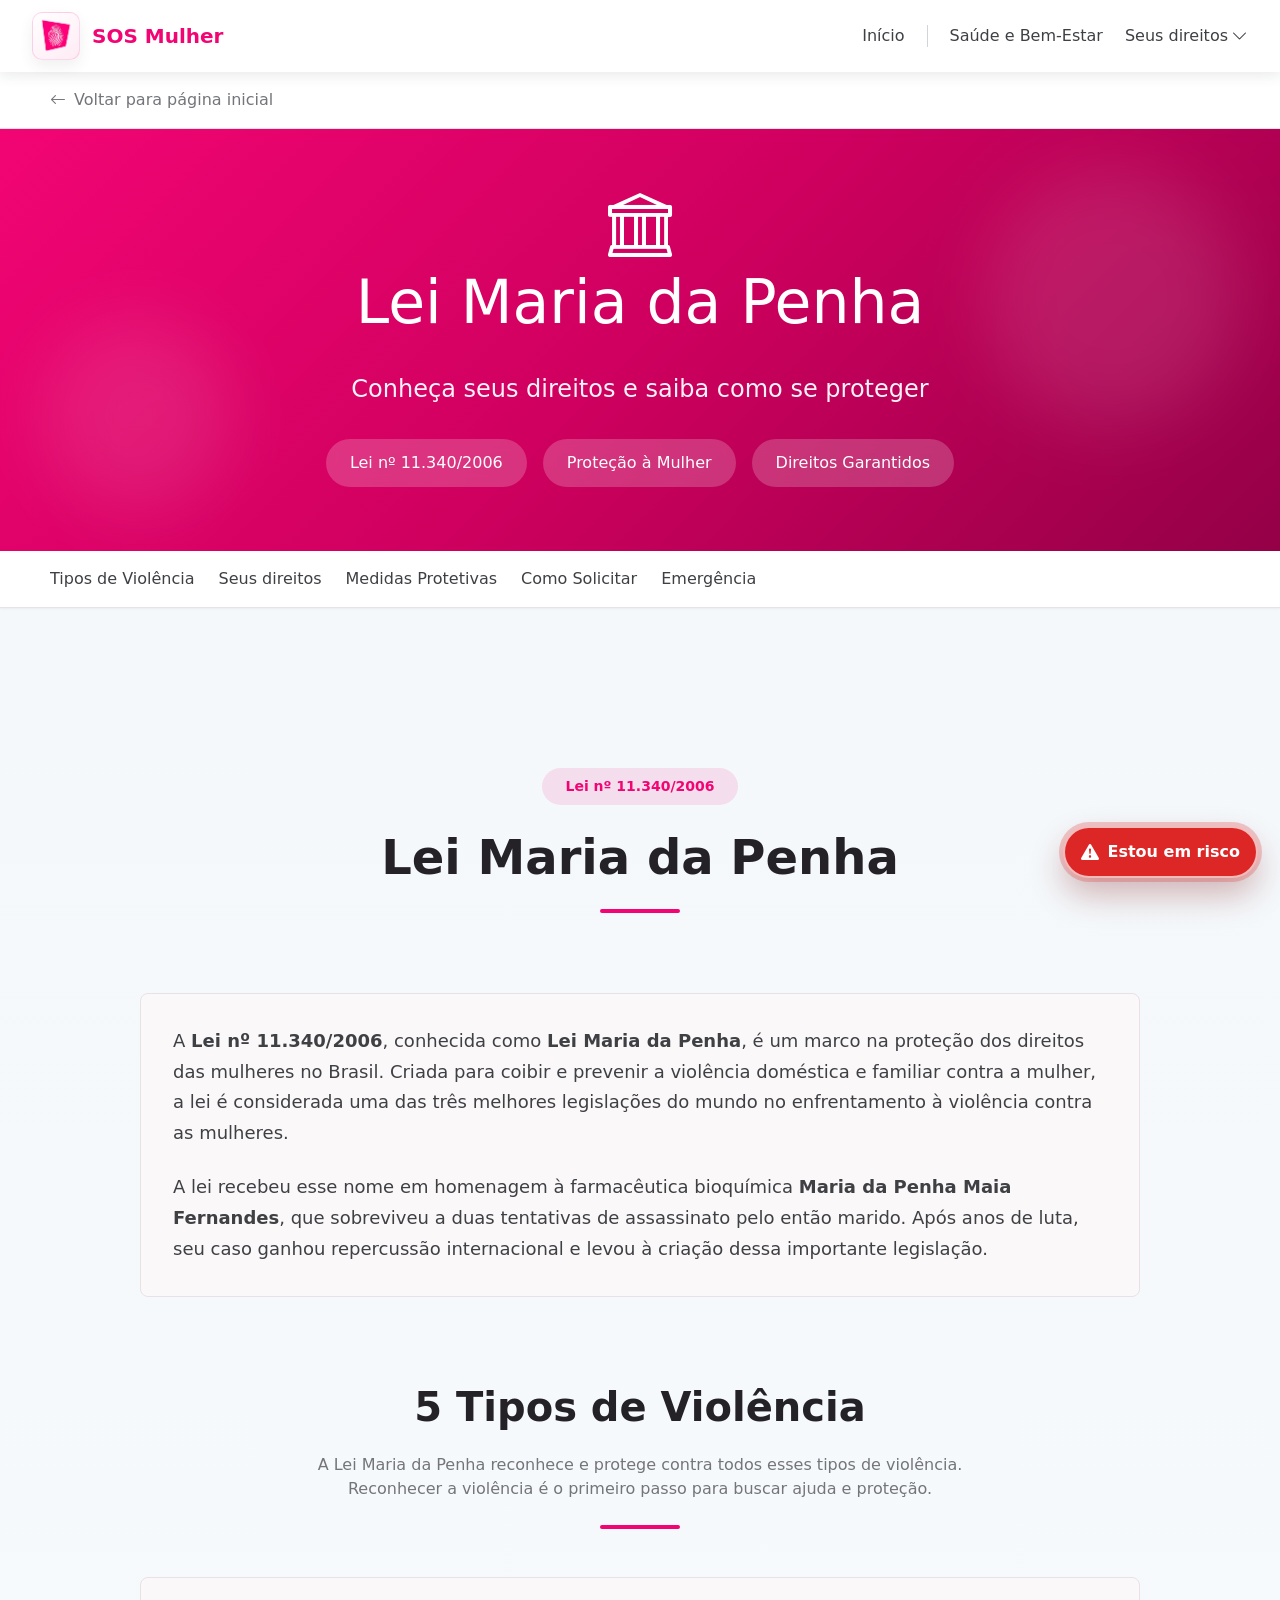
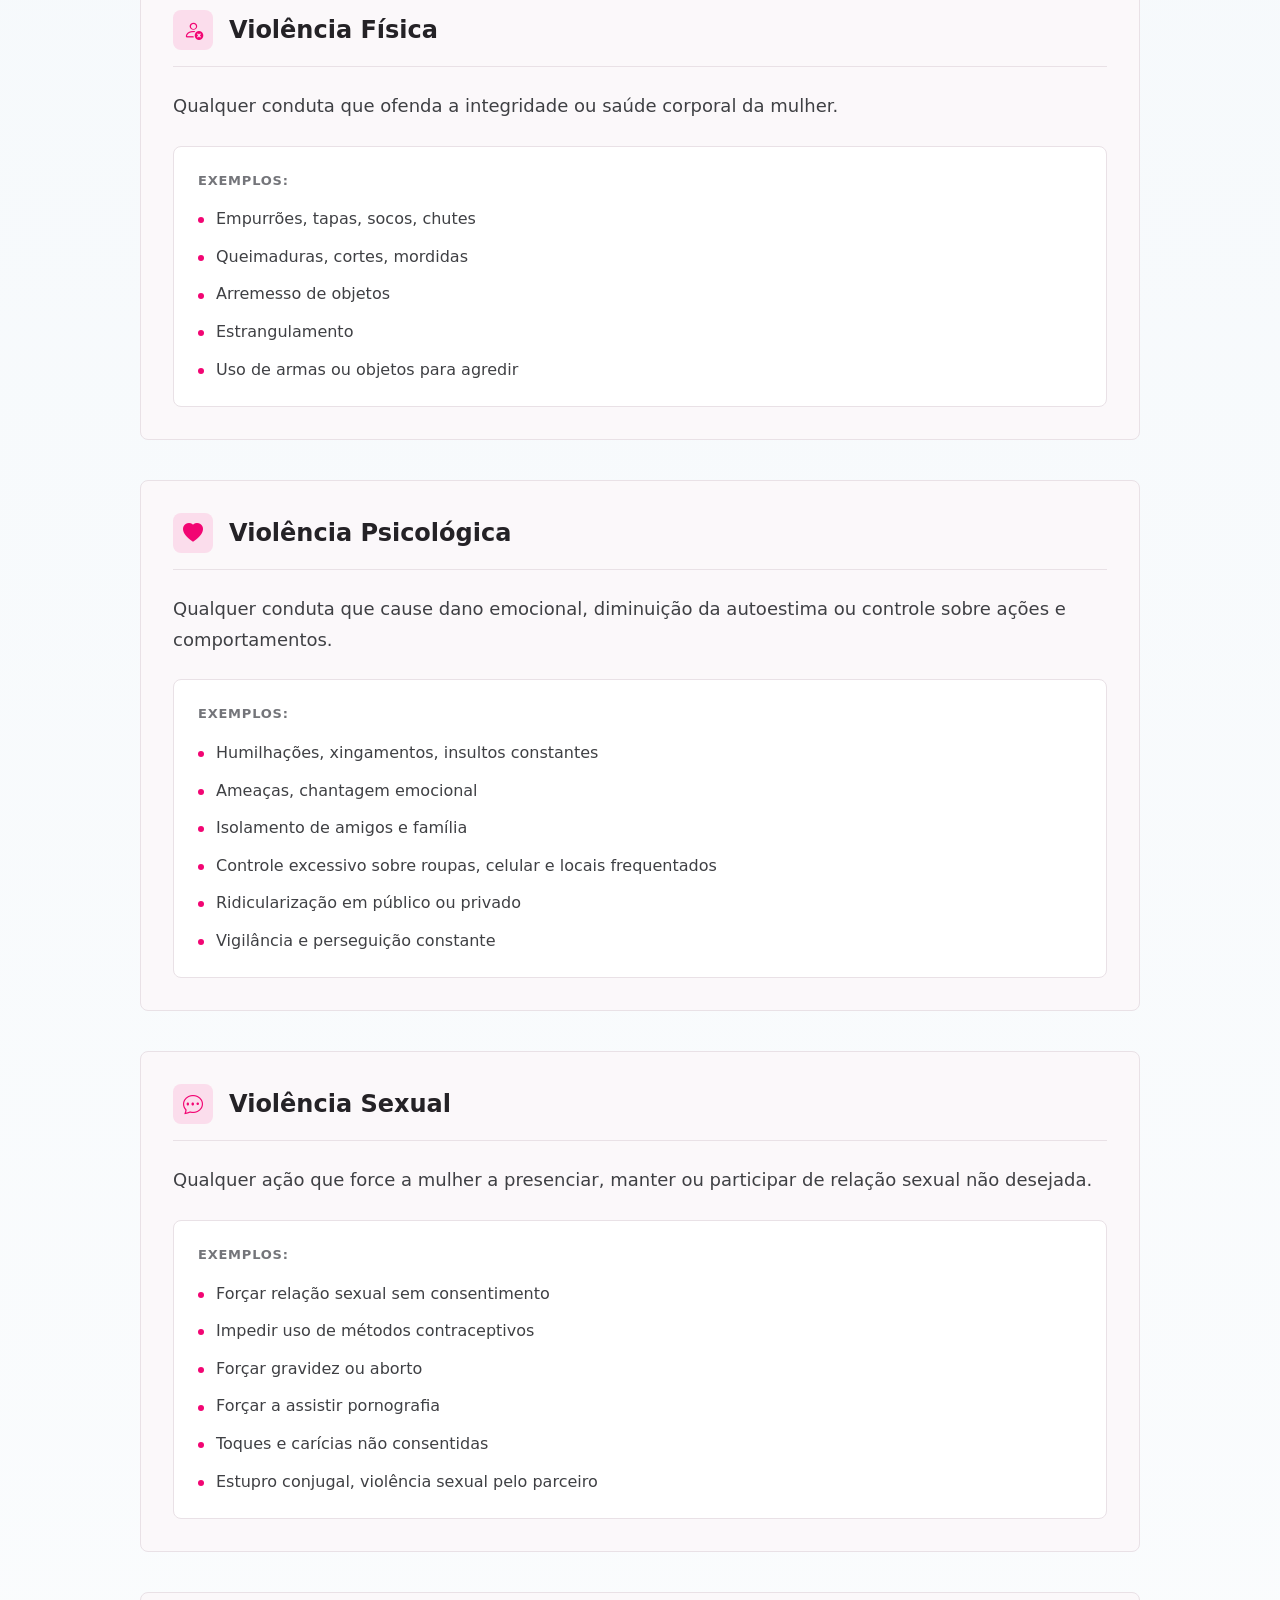
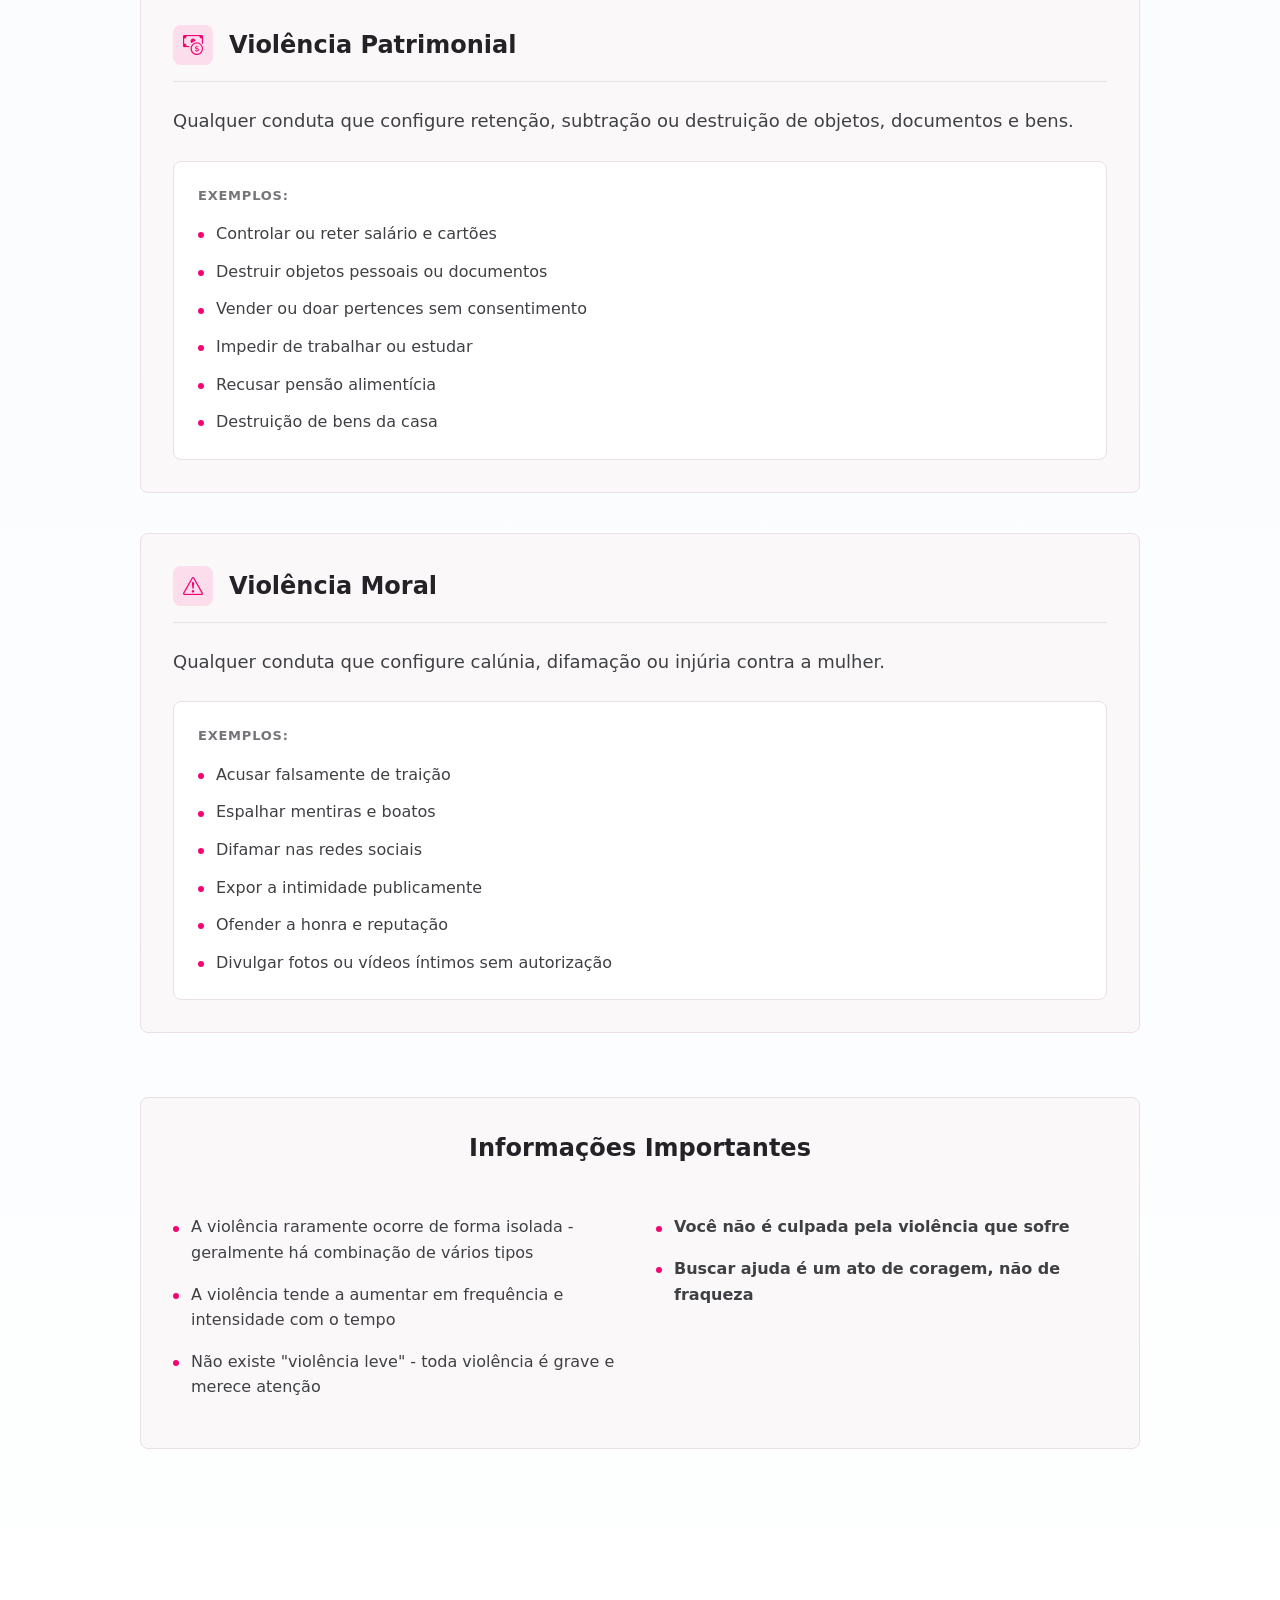
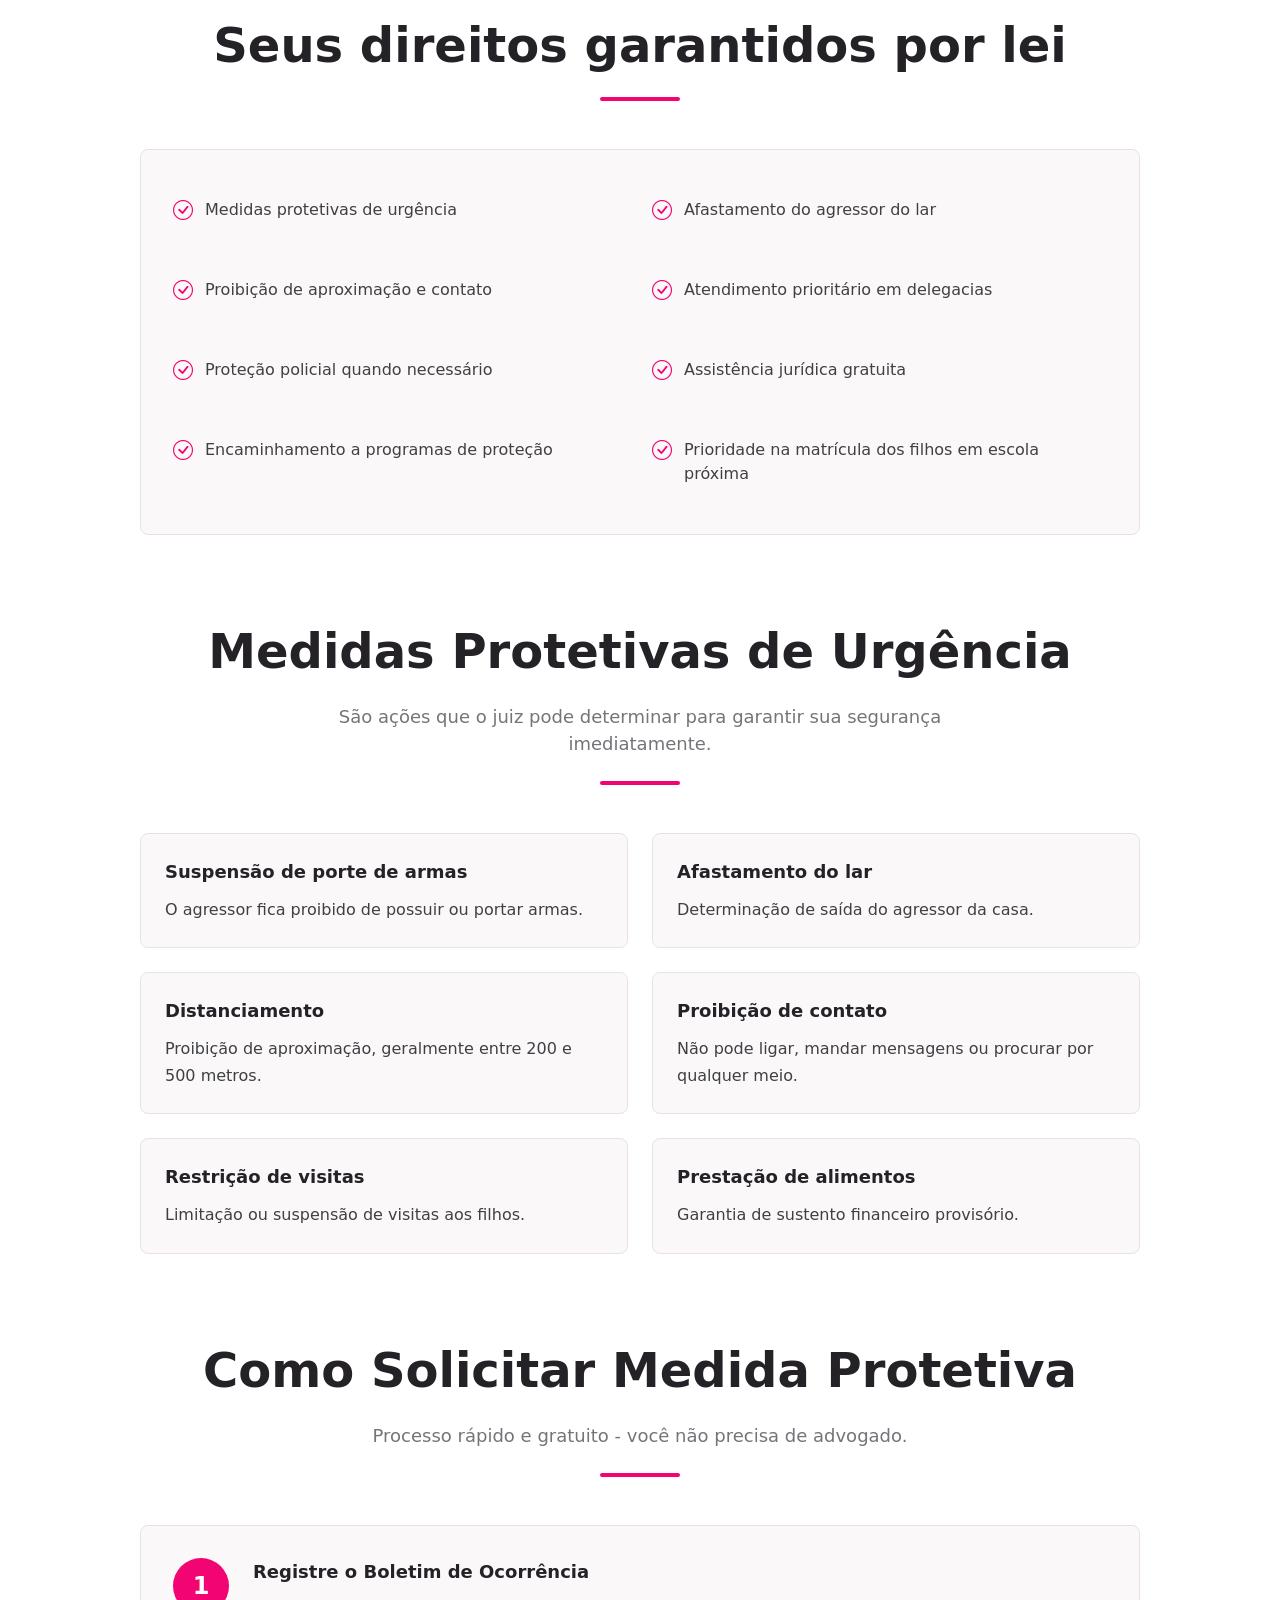
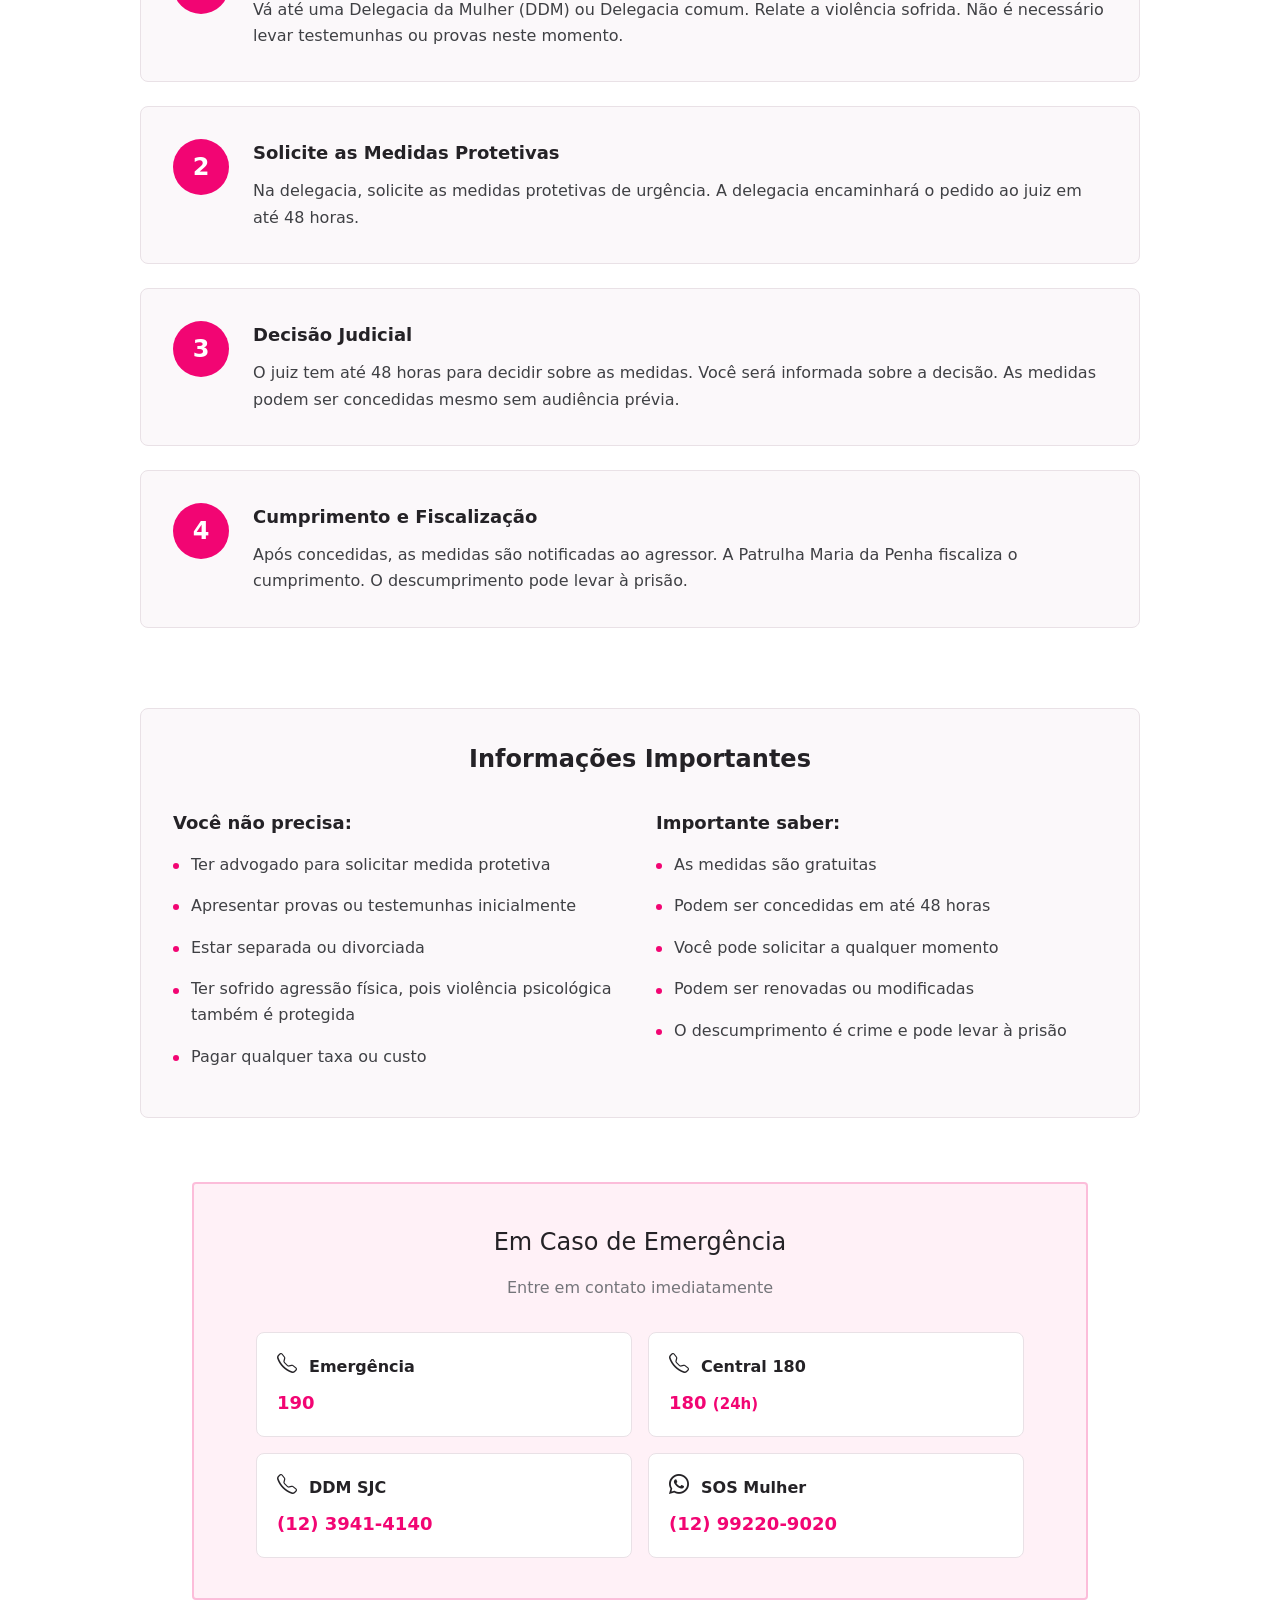
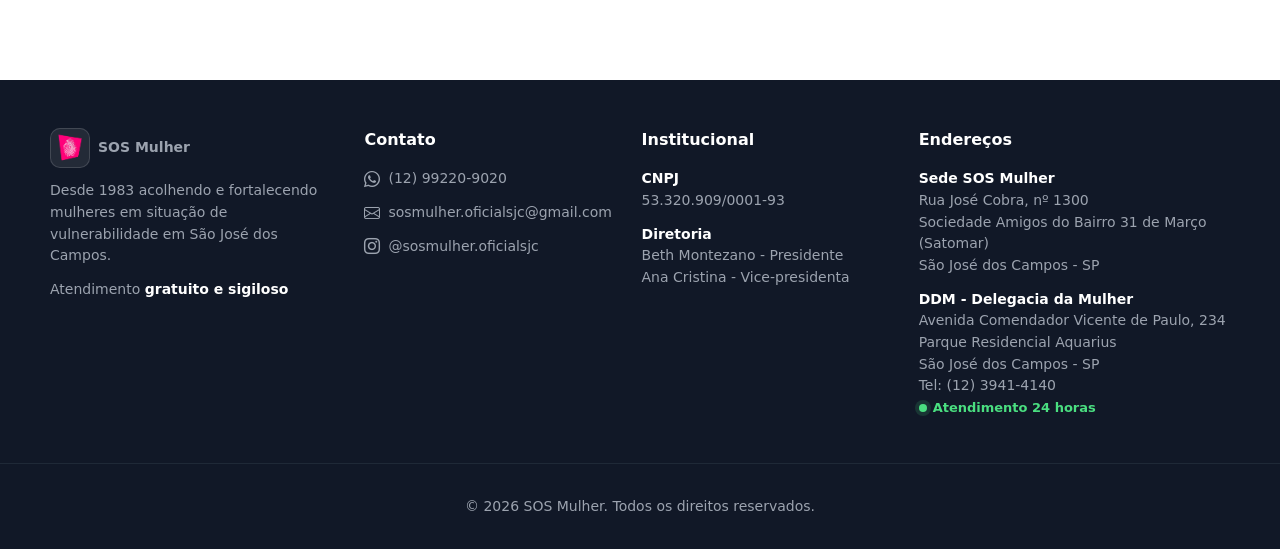
<file: SOS Mulher/lei-maria-da-penha.html>
﻿<!DOCTYPE html>
<html lang="pt-BR">

<head>
  <meta charset="UTF-8" />
  <meta name="viewport" content="width=device-width, initial-scale=1.0" />
  <title>Lei Maria da Penha - SOS Mulher</title>
  <link rel="stylesheet" href="https://cdn.jsdelivr.net/npm/bootstrap-icons@1.13.1/font/bootstrap-icons.min.css" />
  <link rel="stylesheet" href="src/styles.css" />
</head>

<body data-pagina="lei">
  <!-- Cabeçalho compartilhado: logo, uma navegação principal e botão de celular. -->
  <header class="cabecalho-site">
    <div class="conteudo-limite area-navegacao">
      <a class="marca" href="index.html" aria-label="SOS Mulher - Início">
        <img class="marca-logo" src="src/img/logo.png" alt="" aria-hidden="true" decoding="async" />
        <span>SOS Mulher</span>
      </a>

      <nav class="navegacao-principal" id="menu-principal" aria-label="Navegação principal">
        <a href="index.html">Início</a>
        <span class="separador-navegacao" aria-hidden="true"></span>
        <a href="saude-bem-estar.html">Saúde e Bem-Estar</a>
        <details class="menu-direitos">
          <summary>
            Seus direitos
            <span class="icone icone-pequeno bi bi-chevron-down" aria-hidden="true"></span>
          </summary>
          <div class="painel-menu">
            <a href="lei-maria-da-penha.html">Lei Maria da Penha</a>
            <a href="perguntas-frequentes.html">Perguntas frequentes</a>
          </div>
        </details>
      </nav>

      <button class="botao-menu" type="button" aria-expanded="false" aria-controls="menu-principal"
        aria-label="Abrir menu">
        <span class="icone bi bi-list" aria-hidden="true"></span>
      </button>
    </div>
  </header>

  <main>
    <!-- Barra fixa de retorno para voltar à página inicial. -->
    <div class="barra-voltar fixa">
      <div class="conteudo-limite">
        <a class="link-voltar" href="index.html">
          <span class="icone icone-pequeno bi bi-arrow-left" aria-hidden="true"></span>
          Voltar para página inicial
        </a>
      </div>
    </div>

    <!-- Hero da página: título e resumo do conteúdo sobre a lei. -->
    <section class="destaque-pagina">
      <div class="conteudo-limite">
        <span class="icone icone-grande bi bi-bank" aria-hidden="true"></span>
        <h1>Lei Maria da Penha</h1>
        <p>Conheça seus direitos e saiba como se proteger</p>
        <div class="linha-etiquetas">
          <span>Lei nº 11.340/2006</span>
          <span>Proteção à Mulher</span>
          <span>Direitos Garantidos</span>
        </div>
      </div>
    </section>

    <!-- Navegação interna: leva diretamente aos blocos desta página. -->
    <div class="subnavegacao">
      <div class="conteudo-limite">
        <nav aria-label="Navegação interna">
          <a href="#tipos-violencia">Tipos de Violência</a>
          <a href="#seus-direitos">Seus direitos</a>
          <a href="#medidas-protetivas">Medidas Protetivas</a>
          <a href="#como-solicitar">Como Solicitar</a>
          <a href="#emergencia">Emergência</a>
        </nav>
      </div>
    </div>

    <!-- Tipos de violência: explicação e exemplos previstos pela Lei Maria da Penha. -->
    <section class="secao fundo-azul-suave" id="tipos-violencia">
      <div class="conteudo-limite">
        <div class="destaque-conteudo">
          <span class="etiqueta">Lei nº 11.340/2006</span>
          <h2>Lei Maria da Penha</h2>
          <div class="linha-destaque"></div>
        </div>

        <div class="painel-artigo" style="margin-top: 80px;">
          <p>
            A <strong>Lei nº 11.340/2006</strong>, conhecida como
            <strong>Lei Maria da Penha</strong>, é um marco na proteção dos direitos
            das mulheres no Brasil. Criada para coibir e prevenir a violência
            doméstica e familiar contra a mulher, a lei é considerada uma das três
            melhores legislações do mundo no enfrentamento à violência contra as mulheres.
          </p>
          <p>
            A lei recebeu esse nome em homenagem à farmacêutica bioquímica
            <strong>Maria da Penha Maia Fernandes</strong>, que sobreviveu a duas
            tentativas de assassinato pelo então marido. Após anos de luta, seu caso
            ganhou repercussão internacional e levou à criação dessa importante legislação.
          </p>
        </div>

        <div class="cabecalho-secao" style="margin-top: 80px;">
          <h2 style="color: var(--texto); font-weight: 700;">5 Tipos de Violência</h2>
          <p>
            A Lei Maria da Penha reconhece e protege contra todos esses tipos de
            violência. Reconhecer a violência é o primeiro passo para buscar ajuda
            e proteção.
          </p>
          <div class="linha-destaque" style="margin-top: 24px;"></div>
        </div>

        <div class="lista-violencias">
          <article class="cartao-violencia">
            <header>
              <span class="icone-atuacao"><span class="icone bi bi-person-x" aria-hidden="true"></span></span>
              <h4>Violência Física</h4>
            </header>
            <p>Qualquer conduta que ofenda a integridade ou saúde corporal da mulher.</p>
            <div class="caixa-exemplos">
              <strong>Exemplos:</strong>
              <ul>
                <li>Empurrões, tapas, socos, chutes</li>
                <li>Queimaduras, cortes, mordidas</li>
                <li>Arremesso de objetos</li>
                <li>Estrangulamento</li>
                <li>Uso de armas ou objetos para agredir</li>
              </ul>
            </div>
          </article>

          <article class="cartao-violencia">
            <header>
              <span class="icone-atuacao"><span class="icone bi bi-heart-fill" aria-hidden="true"></span></span>
              <h4>Violência Psicológica</h4>
            </header>
            <p>
              Qualquer conduta que cause dano emocional, diminuição da autoestima
              ou controle sobre ações e comportamentos.
            </p>
            <div class="caixa-exemplos">
              <strong>Exemplos:</strong>
              <ul>
                <li>Humilhações, xingamentos, insultos constantes</li>
                <li>Ameaças, chantagem emocional</li>
                <li>Isolamento de amigos e família</li>
                <li>Controle excessivo sobre roupas, celular e locais frequentados</li>
                <li>Ridicularização em público ou privado</li>
                <li>Vigilância e perseguição constante</li>
              </ul>
            </div>
          </article>

          <article class="cartao-violencia">
            <header>
              <span class="icone-atuacao"><span class="icone bi bi-chat-dots" aria-hidden="true"></span></span>
              <h4>Violência Sexual</h4>
            </header>
            <p>
              Qualquer ação que force a mulher a presenciar, manter ou participar de
              relação sexual não desejada.
            </p>
            <div class="caixa-exemplos">
              <strong>Exemplos:</strong>
              <ul>
                <li>Forçar relação sexual sem consentimento</li>
                <li>Impedir uso de métodos contraceptivos</li>
                <li>Forçar gravidez ou aborto</li>
                <li>Forçar a assistir pornografia</li>
                <li>Toques e carícias não consentidas</li>
                <li>Estupro conjugal, violência sexual pelo parceiro</li>
              </ul>
            </div>
          </article>

          <article class="cartao-violencia">
            <header>
              <span class="icone-atuacao"><span class="icone bi bi-cash-coin" aria-hidden="true"></span></span>
              <h4>Violência Patrimonial</h4>
            </header>
            <p>
              Qualquer conduta que configure retenção, subtração ou destruição de
              objetos, documentos e bens.
            </p>
            <div class="caixa-exemplos">
              <strong>Exemplos:</strong>
              <ul>
                <li>Controlar ou reter salário e cartões</li>
                <li>Destruir objetos pessoais ou documentos</li>
                <li>Vender ou doar pertences sem consentimento</li>
                <li>Impedir de trabalhar ou estudar</li>
                <li>Recusar pensão alimentícia</li>
                <li>Destruição de bens da casa</li>
              </ul>
            </div>
          </article>

          <article class="cartao-violencia">
            <header>
              <span class="icone-atuacao"><span class="icone bi bi-exclamation-triangle"
                  aria-hidden="true"></span></span>
              <h4>Violência Moral</h4>
            </header>
            <p>Qualquer conduta que configure calúnia, difamação ou injúria contra a mulher.</p>
            <div class="caixa-exemplos">
              <strong>Exemplos:</strong>
              <ul>
                <li>Acusar falsamente de traição</li>
                <li>Espalhar mentiras e boatos</li>
                <li>Difamar nas redes sociais</li>
                <li>Expor a intimidade publicamente</li>
                <li>Ofender a honra e reputação</li>
                <li>Divulgar fotos ou vídeos íntimos sem autorização</li>
              </ul>
            </div>
          </article>
        </div>

        <div class="painel-direitos" style="margin-top: 64px;">
          <h4 style="margin: 0 0 32px; text-align: center; font-size: 24px;">Informações Importantes</h4>
          <div class="grade-importante">
            <div>
              <p class="item-ponto">A violência raramente ocorre de forma isolada - geralmente há combinação de vários
                tipos</p>
              <p class="item-ponto">A violência tende a aumentar em frequência e intensidade com o tempo</p>
              <p class="item-ponto">Não existe "violência leve" - toda violência é grave e merece atenção</p>
            </div>
            <div>
              <p class="item-ponto"><strong>Você não é culpada pela violência que sofre</strong></p>
              <p class="item-ponto"><strong>Buscar ajuda é um ato de coragem, não de fraqueza</strong></p>
            </div>
          </div>
        </div>
      </div>
    </section>

    <!-- Direitos, medidas protetivas, passo a passo e contatos de emergência. -->
    <section class="secao fundo-branco">
      <div class="conteudo-limite">
        <div class="bloco-direitos" id="seus-direitos">
          <h3>Seus direitos garantidos por lei</h3>
          <div class="linha-destaque"></div>
          <div class="painel-direitos">
            <div class="grade-checagens">
              <p class="item-checagem"><span class="icone bi bi-check-circle" aria-hidden="true"></span>Medidas
                protetivas de urgência</p>
              <p class="item-checagem"><span class="icone bi bi-check-circle" aria-hidden="true"></span>Afastamento do
                agressor do lar</p>
              <p class="item-checagem"><span class="icone bi bi-check-circle" aria-hidden="true"></span>Proibição de
                aproximação e contato</p>
              <p class="item-checagem"><span class="icone bi bi-check-circle" aria-hidden="true"></span>Atendimento
                prioritário em delegacias</p>
              <p class="item-checagem"><span class="icone bi bi-check-circle" aria-hidden="true"></span>Proteção
                policial quando necessário</p>
              <p class="item-checagem"><span class="icone bi bi-check-circle" aria-hidden="true"></span>Assistência
                jurídica gratuita</p>
              <p class="item-checagem"><span class="icone bi bi-check-circle" aria-hidden="true"></span>Encaminhamento a
                programas de proteção</p>
              <p class="item-checagem"><span class="icone bi bi-check-circle" aria-hidden="true"></span>Prioridade na
                matrícula dos filhos em escola próxima</p>
            </div>
          </div>
        </div>

        <div class="bloco-direitos" id="medidas-protetivas">
          <h3>Medidas Protetivas de Urgência</h3>
          <p>São ações que o juiz pode determinar para garantir sua segurança imediatamente.</p>
          <div class="linha-destaque"></div>
          <div class="grade-medidas" style="margin-top: 48px;">
            <article class="cartao-medida">
              <h4>Suspensão de porte de armas</h4>
              <p>O agressor fica proibido de possuir ou portar armas.</p>
            </article>
            <article class="cartao-medida">
              <h4>Afastamento do lar</h4>
              <p>Determinação de saída do agressor da casa.</p>
            </article>
            <article class="cartao-medida">
              <h4>Distanciamento</h4>
              <p>Proibição de aproximação, geralmente entre 200 e 500 metros.</p>
            </article>
            <article class="cartao-medida">
              <h4>Proibição de contato</h4>
              <p>Não pode ligar, mandar mensagens ou procurar por qualquer meio.</p>
            </article>
            <article class="cartao-medida">
              <h4>Restrição de visitas</h4>
              <p>Limitação ou suspensão de visitas aos filhos.</p>
            </article>
            <article class="cartao-medida">
              <h4>Prestação de alimentos</h4>
              <p>Garantia de sustento financeiro provisório.</p>
            </article>
          </div>
        </div>

        <div class="bloco-direitos" id="como-solicitar">
          <h3>Como Solicitar Medida Protetiva</h3>
          <p>Processo rápido e gratuito - você não precisa de advogado.</p>
          <div class="linha-destaque"></div>
          <div class="passos-largos" style="margin-top: 48px;">
            <article class="cartao-passo-largo"><span class="selo-passo">1</span>
              <div>
                <h4>Registre o Boletim de Ocorrência</h4>
                <p>Vá até uma Delegacia da Mulher (DDM) ou Delegacia comum. Relate a violência sofrida. Não é necessário
                  levar testemunhas ou provas neste momento.</p>
              </div>
            </article>
            <article class="cartao-passo-largo"><span class="selo-passo">2</span>
              <div>
                <h4>Solicite as Medidas Protetivas</h4>
                <p>Na delegacia, solicite as medidas protetivas de urgência. A delegacia encaminhará o pedido ao juiz em
                  até 48 horas.</p>
              </div>
            </article>
            <article class="cartao-passo-largo"><span class="selo-passo">3</span>
              <div>
                <h4>Decisão Judicial</h4>
                <p>O juiz tem até 48 horas para decidir sobre as medidas. Você será informada sobre a decisão. As
                  medidas podem ser concedidas mesmo sem audiência prévia.</p>
              </div>
            </article>
            <article class="cartao-passo-largo"><span class="selo-passo">4</span>
              <div>
                <h4>Cumprimento e Fiscalização</h4>
                <p>Após concedidas, as medidas são notificadas ao agressor. A Patrulha Maria da Penha fiscaliza o
              cumprimento. O descumprimento pode levar à prisão.</p>
              </div>
            </article>
          </div>
        </div>

        <div class="painel-direitos" style="margin-bottom: 64px;">
          <h4 style="margin: 0 0 32px; text-align: center; font-size: 24px;">Informações Importantes</h4>
          <div class="grade-importante">
            <div>
              <h5>Você não precisa:</h5>
              <p class="item-ponto">Ter advogado para solicitar medida protetiva</p>
              <p class="item-ponto">Apresentar provas ou testemunhas inicialmente</p>
              <p class="item-ponto">Estar separada ou divorciada</p>
              <p class="item-ponto">Ter sofrido agressão física, pois violência psicológica também é protegida</p>
              <p class="item-ponto">Pagar qualquer taxa ou custo</p>
            </div>
            <div>
              <h5>Importante saber:</h5>
              <p class="item-ponto">As medidas são gratuitas</p>
              <p class="item-ponto">Podem ser concedidas em até 48 horas</p>
              <p class="item-ponto">Você pode solicitar a qualquer momento</p>
              <p class="item-ponto">Podem ser renovadas ou modificadas</p>
              <p class="item-ponto">O descumprimento é crime e pode levar à prisão</p>
            </div>
          </div>
        </div>

        <div class="painel-aviso" id="emergencia"
          style="border: 2px solid var(--borda-forte); border-left-width: 2px; padding: 40px;">
          <div class="cabecalho-secao" style="margin-bottom: 32px;">
            <h2 style="color: var(--texto); font-size: 24px;">Em Caso de Emergência</h2>
            <p>Entre em contato imediatamente</p>
          </div>
          <div class="grade-emergencia">
            <article class="cartao-emergencia"><span><span class="icone bi bi-telephone"
                  aria-hidden="true"></span>Emergência</span><a href="tel:190">190</a></article>
            <article class="cartao-emergencia"><span><span class="icone bi bi-telephone"
                  aria-hidden="true"></span>Central 180</span><a href="tel:180">180 <small>(24h)</small></a></article>
            <article class="cartao-emergencia"><span><span class="icone bi bi-telephone" aria-hidden="true"></span>DDM
                SJC</span><a href="tel:1239414140">(12) 3941-4140</a></article>
            <article class="cartao-emergencia"><span><span class="icone bi bi-whatsapp" aria-hidden="true"></span>SOS
                Mulher</span><a href="https://wa.me/5512992209020" target="_blank" rel="noopener noreferrer">(12)
                99220-9020</a></article>
          </div>
        </div>
      </div>
    </section>
  </main>

  <!-- Rodapé com contatos, dados institucionais e endereços. -->
  <footer class="rodape-site">
    <div class="conteudo-limite grade-rodape">
      <div>
        <a class="marca marca-rodape" href="index.html">
          <img class="marca-logo pequeno" src="src/img/logo.png" alt="" aria-hidden="true" loading="lazy"
            decoding="async" />
          <span>SOS Mulher</span>
        </a>
        <p>Desde 1983 acolhendo e fortalecendo mulheres em situação de vulnerabilidade em São José dos Campos.</p>
        <p>Atendimento <strong>gratuito e sigiloso</strong></p>
      </div>
      <div>
        <h4>Contato</h4>
        <a href="https://wa.me/5512992209020" target="_blank" rel="noopener noreferrer"><span
            class="icone icone-pequeno bi bi-whatsapp" aria-hidden="true"></span>(12) 99220-9020</a>
        <a href="mailto:sosmulher.oficialsjc@gmail.com"><span class="icone icone-pequeno bi bi-envelope"
            aria-hidden="true"></span>sosmulher.oficialsjc@gmail.com</a>
        <a href="https://instagram.com/sosmulher.oficialsjc" target="_blank" rel="noopener noreferrer"><span
            class="icone icone-pequeno bi bi-instagram" aria-hidden="true"></span>@sosmulher.oficialsjc</a>
      </div>
      <div>
        <h4>Institucional</h4>
        <p><strong>CNPJ</strong><br />53.320.909/0001-93</p>
        <p><strong>Diretoria</strong><br />Beth Montezano - Presidente<br />Ana Cristina - Vice-presidenta</p>
      </div>
      <div>
        <h4>Endereços</h4>
        <p><strong>Sede SOS Mulher</strong><br />Rua José Cobra, nº 1300<br />Sociedade Amigos do Bairro 31 de Março
          (Satomar)<br />São José dos Campos - SP</p>
        <p><strong>DDM - Delegacia da Mulher</strong><br />Avenida Comendador Vicente de Paulo, 234<br />Parque
          Residencial Aquarius<br />São José dos Campos - SP<br />Tel: (12) 3941-4140<br /><span
            class="status-verde">Atendimento 24 horas</span></p>
      </div>
    </div>
    <div class="rodape-final">© <span data-year></span> SOS Mulher. Todos os direitos reservados.</div>
  </footer>

  <!-- Botão flutuante de emergência: fica fixo no canto da tela e liga para a Guarda Civil Municipal. -->
  <a class="botao-emergencia-flutuante" href="tel:153" aria-label="Ligar para emergência 153">
    <span class="icone bi bi-exclamation-triangle-fill" aria-hidden="true"></span>
    <span>Estou em risco</span>
  </a>

  <script src="src/script.js"></script>
</body>

</html>
</file>
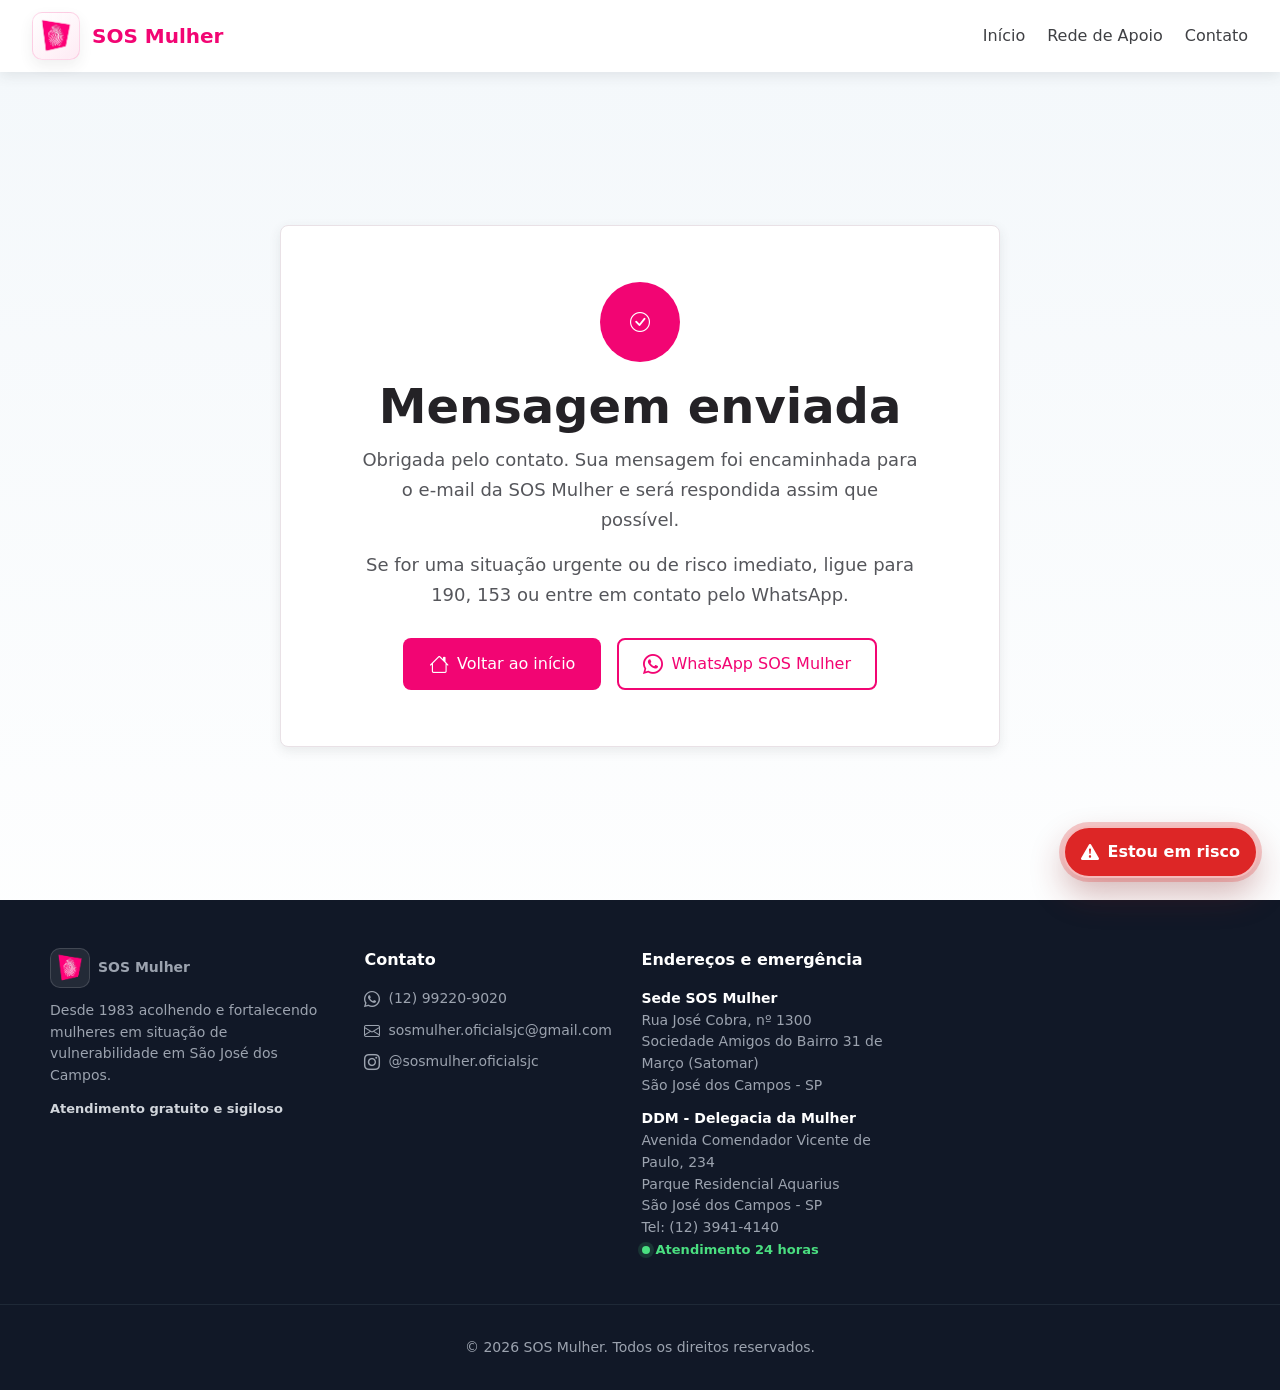
<file: SOS Mulher/obrigado.html>
<!DOCTYPE html>
<html lang="pt-BR">

<head>
  <meta charset="UTF-8" />
  <meta name="viewport" content="width=device-width, initial-scale=1.0" />
  <title>Mensagem enviada - SOS Mulher</title>
  <link rel="stylesheet" href="https://cdn.jsdelivr.net/npm/bootstrap-icons@1.13.1/font/bootstrap-icons.min.css" />
  <link rel="stylesheet" href="src/styles.css" />
</head>

<body data-pagina="obrigado">
  <!-- Cabeçalho simples da página de confirmação. -->
  <header class="cabecalho-site">
    <div class="conteudo-limite area-navegacao">
      <a class="marca" href="index.html" aria-label="SOS Mulher - Início">
        <img class="marca-logo" src="src/img/logo.png" alt="" aria-hidden="true" decoding="async" />
        <span>SOS Mulher</span>
      </a>

      <nav class="navegacao-principal" id="menu-principal" aria-label="Navegação principal">
        <a href="index.html">Início</a>
        <a href="index.html#rede-apoio">Rede de Apoio</a>
        <a href="index.html#contato">Contato</a>
      </nav>

      <button class="botao-menu" type="button" aria-expanded="false" aria-controls="menu-principal"
        aria-label="Abrir menu">
        <span class="icone bi bi-list" aria-hidden="true"></span>
      </button>
    </div>
  </header>

  <main>
    <!-- Confirmação do envio feito pelo FormSubmit. -->
    <section class="secao pagina-obrigado fundo-azul-suave">
      <div class="conteudo-limite">
        <div class="cartao-obrigado">
          <span class="icone-redondo grande solido">
            <span class="icone bi bi-check-circle" aria-hidden="true"></span>
          </span>
          <h1>Mensagem enviada</h1>
          <p>
            Obrigada pelo contato. Sua mensagem foi encaminhada para o e-mail
            da SOS Mulher e será respondida assim que possível.
          </p>
          <p class="texto-suave">
            Se for uma situação urgente ou de risco imediato, ligue para 190,
            153 ou entre em contato pelo WhatsApp.
          </p>
          <div class="acoes-em-linha centralizar-acoes">
            <a class="botao botao-principal" href="index.html">
              <span class="icone bi bi-house" aria-hidden="true"></span>
              Voltar ao início
            </a>
            <a class="botao botao-contorno" href="https://wa.me/5512992209020" target="_blank"
              rel="noopener noreferrer">
              <span class="icone bi bi-whatsapp" aria-hidden="true"></span>
              WhatsApp SOS Mulher
            </a>
          </div>
        </div>
      </div>
    </section>
  </main>

  <!-- Rodapé: contatos principais e ano automático. -->
  <footer class="rodape-site">
    <div class="conteudo-limite grade-rodape">
      <div class="coluna-rodape marca-coluna-rodape">
        <a class="marca marca-rodape" href="index.html">
          <img class="marca-logo pequeno" src="src/img/logo.png" alt="" aria-hidden="true" />
          <span>SOS Mulher</span>
        </a>
        <p>Desde 1983 acolhendo e fortalecendo mulheres em situação de vulnerabilidade em São José dos Campos.</p>
        <span class="selo-rodape">Atendimento gratuito e sigiloso</span>
      </div>

      <div class="coluna-rodape">
        <h4>Contato</h4>
        <div class="links-rodape">
          <a href="https://wa.me/5512992209020" target="_blank" rel="noopener noreferrer"><span
              class="icone icone-pequeno bi bi-whatsapp" aria-hidden="true"></span>(12) 99220-9020</a>
          <a href="mailto:sosmulher.oficialsjc@gmail.com"><span class="icone icone-pequeno bi bi-envelope"
              aria-hidden="true"></span>sosmulher.oficialsjc@gmail.com</a>
          <a href="https://instagram.com/sosmulher.oficialsjc" target="_blank" rel="noopener noreferrer"><span
              class="icone icone-pequeno bi bi-instagram" aria-hidden="true"></span>@sosmulher.oficialsjc</a>
        </div>
      </div>

      <div class="coluna-rodape">
        <h4>Endereços e emergência</h4>
        <p><strong>Sede SOS Mulher</strong><br/> Rua José Cobra, nº 1300<br/> Sociedade Amigos do Bairro 31 de Março
          (Satomar)<br/>São José dos Campos - SP</p>
        <p><strong>DDM - Delegacia da Mulher</strong><br />Avenida Comendador Vicente de Paulo, 234<br />Parque
          Residencial Aquarius<br />São José dos Campos - SP<br/>Tel: (12) 3941-4140<br/><span
            class="status-verde">Atendimento 24 horas</span></p>
      </div>
    </div>
    <div class="rodape-final">© <span data-year></span> SOS Mulher. Todos os direitos reservados.</div>
  </footer>

  <!-- Botão flutuante de emergência: fica fixo no canto da tela e liga para a Guarda Civil Municipal. -->
  <a class="botao-emergencia-flutuante" href="tel:153" aria-label="Ligar para emergência 153">
    <span class="icone bi bi-exclamation-triangle-fill" aria-hidden="true"></span>
    <span>Estou em risco</span>
  </a>

  <script src="src/script.js"></script>
</body>

</html>
</file>
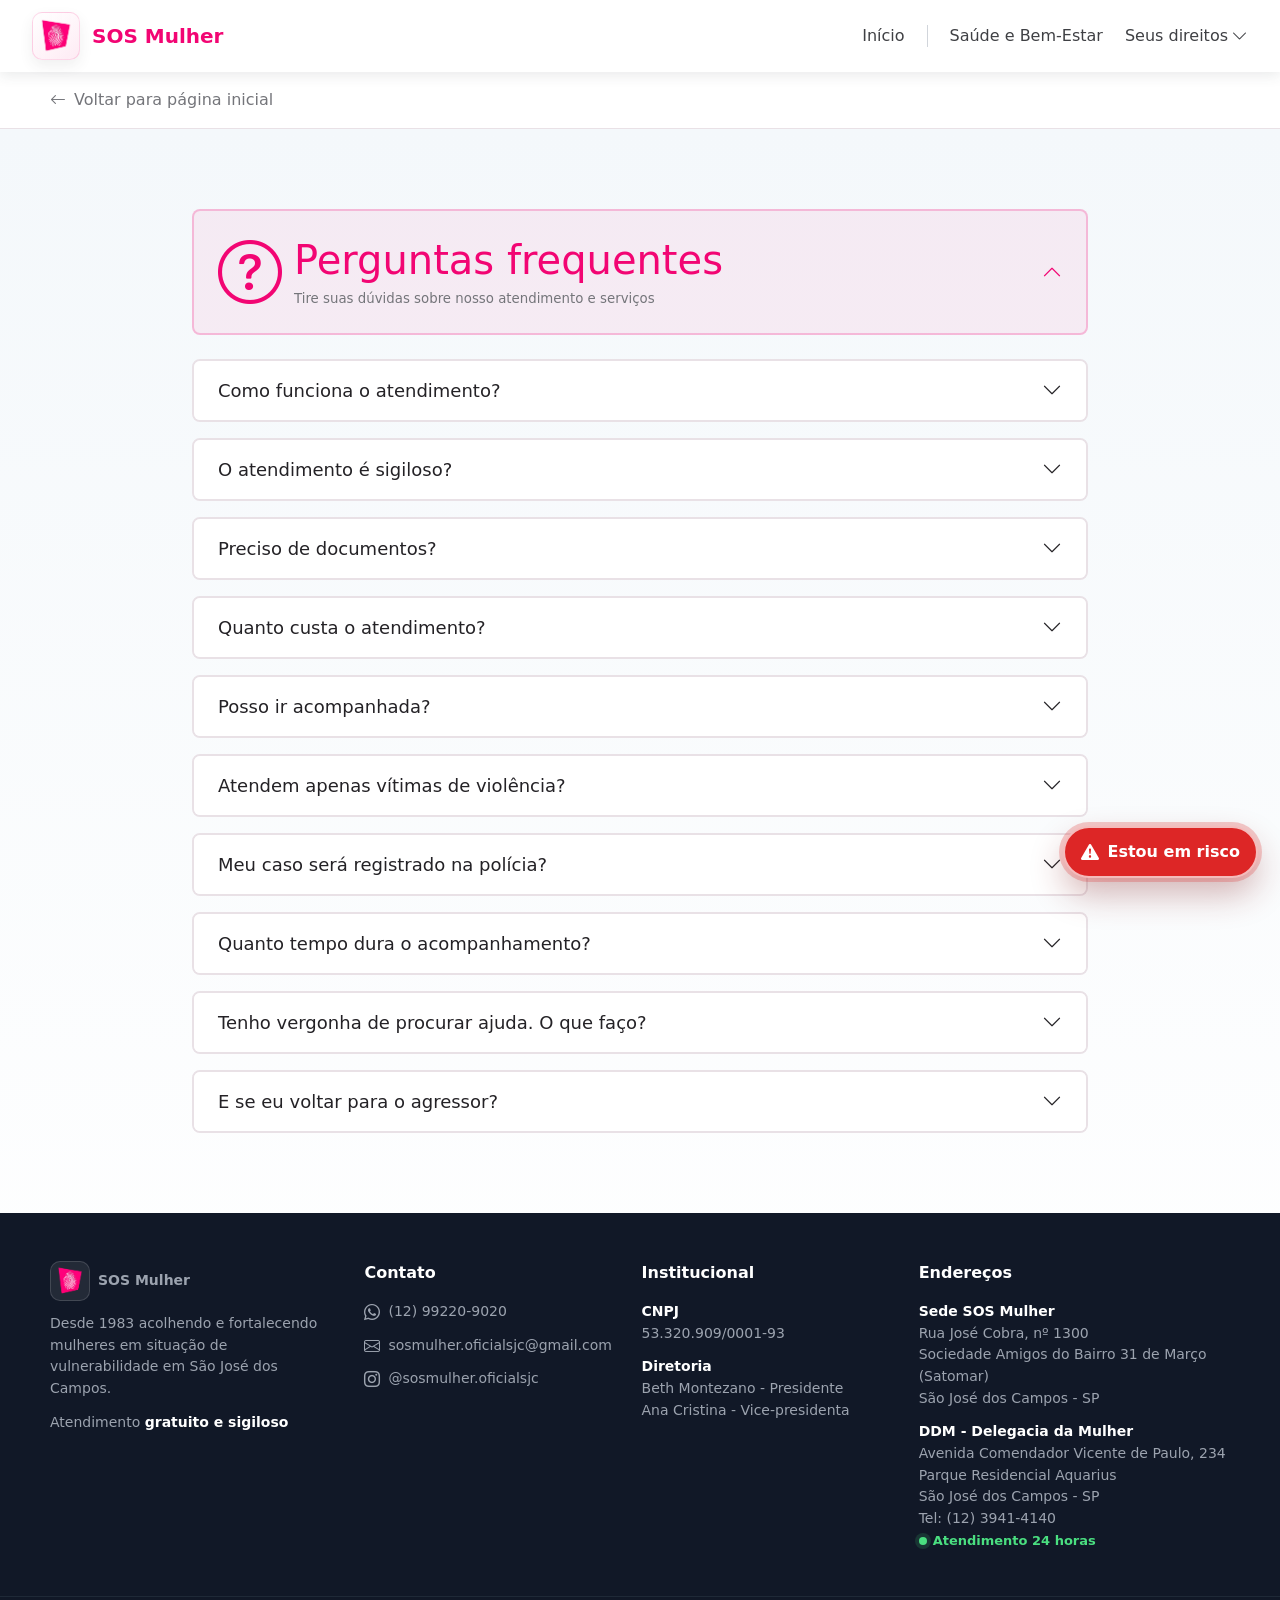
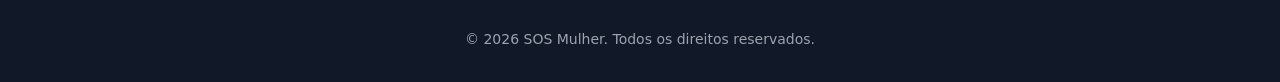
<file: SOS Mulher/perguntas-frequentes.html>
﻿<!DOCTYPE html>
<html lang="pt-BR">
  <head>
    <meta charset="UTF-8" />
    <meta name="viewport" content="width=device-width, initial-scale=1.0" />
    <title>Perguntas frequentes - SOS Mulher</title>
    <link rel="stylesheet" href="https://cdn.jsdelivr.net/npm/bootstrap-icons@1.13.1/font/bootstrap-icons.min.css" />
    <link rel="stylesheet" href="src/styles.css" />
  </head>
  <body data-pagina="perguntas">
    <!-- Cabeçalho compartilhado: logo, uma navegação principal e botão de celular. -->
    <header class="cabecalho-site">
      <div class="conteudo-limite area-navegacao">
        <a class="marca" href="index.html" aria-label="SOS Mulher - Início">
          <img class="marca-logo" src="src/img/logo.png" alt="" aria-hidden="true" decoding="async" />
          <span>SOS Mulher</span>
        </a>

        <nav class="navegacao-principal" id="menu-principal" aria-label="Navegação principal">
          <a href="index.html">Início</a>
          <span class="separador-navegacao" aria-hidden="true"></span>
          <a href="saude-bem-estar.html">Saúde e Bem-Estar</a>
          <details class="menu-direitos">
            <summary>
              Seus direitos
              <span class="icone icone-pequeno bi bi-chevron-down" aria-hidden="true"></span>
            </summary>
            <div class="painel-menu">
              <a href="lei-maria-da-penha.html">Lei Maria da Penha</a>
              <a href="perguntas-frequentes.html">Perguntas frequentes</a>
            </div>
          </details>
        </nav>

        <button class="botao-menu" type="button" aria-expanded="false" aria-controls="menu-principal" aria-label="Abrir menu">
          <span class="icone bi bi-list" aria-hidden="true"></span>
        </button>
      </div>
    </header>

    <main>
      <!-- Barra de retorno para voltar rapidamente à página inicial. -->
      <div class="barra-voltar fixa">
        <div class="conteudo-limite">
          <a class="link-voltar" href="index.html">
            <span class="icone icone-pequeno bi bi-arrow-left" aria-hidden="true"></span>
            Voltar para página inicial
          </a>
        </div>
      </div>

      <!-- Perguntas frequentes: começa aberta nesta página por causa de data-aberto-inicial. -->
      <section class="secao fundo-azul-suave" id="perguntas-frequentes" data-secao-perguntas data-aberto-inicial>
        <div class="conteudo-limite">
          <button class="botao-secao-perguntas" type="button" aria-expanded="true" data-botao-perguntas>
            <span class="titulo-perguntas">
              <span class="icone icone-grande bi bi-question-circle" aria-hidden="true"></span>
              <span>
                <strong>Perguntas frequentes</strong>
                <small>Tire suas dúvidas sobre nosso atendimento e serviços</small>
              </span>
            </span>
            <span class="icone bi bi-chevron-down" aria-hidden="true"></span>
          </button>

          <div class="lista-perguntas" data-lista-perguntas>
            <article class="item-pergunta">
              <button type="button" aria-expanded="false">Como funciona o atendimento?<span class="icone bi bi-chevron-down" aria-hidden="true"></span></button>
              <div hidden><p>A SOS Mulher oferece atendimento acolhedor e sigiloso. Você pode entrar em contato pelo WhatsApp (12) 99220-9020, visitar nossa sede ou nos enviar um e-mail. A equipe fará uma escuta inicial e encaminhará você para os serviços necessários: orientação jurídica, apoio psicológico, capacitação profissional ou outros recursos da rede de proteção.</p></div>
            </article>
            <article class="item-pergunta">
              <button type="button" aria-expanded="false">O atendimento é sigiloso?<span class="icone bi bi-chevron-down" aria-hidden="true"></span></button>
              <div hidden><p>Sim! Todas as informações compartilhadas são tratadas com total sigilo e confidencialidade. A privacidade e a segurança das mulheres atendidas são nossas prioridades. Nenhuma informação pessoal é divulgada sem autorização expressa.</p></div>
            </article>
            <article class="item-pergunta">
              <button type="button" aria-expanded="false">Preciso de documentos?<span class="icone bi bi-chevron-down" aria-hidden="true"></span></button>
              <div hidden><p>No primeiro atendimento, não é necessário apresentar documentos. Porém, para alguns procedimentos jurídicos ou encaminhamentos específicos, pode ser solicitado RG, CPF, comprovante de residência e outros documentos. Mesmo sem documentação, você será acolhida e orientada sobre como obtê-los.</p></div>
            </article>
            <article class="item-pergunta">
              <button type="button" aria-expanded="false">Quanto custa o atendimento?<span class="icone bi bi-chevron-down" aria-hidden="true"></span></button>
              <div hidden><p>Todos os serviços da SOS Mulher são totalmente gratuitos. A orientação jurídica, o apoio psicológico, os encaminhamentos e os cursos de capacitação não têm nenhum custo para as mulheres atendidas.</p></div>
            </article>
            <article class="item-pergunta">
              <button type="button" aria-expanded="false">Posso ir acompanhada?<span class="icone bi bi-chevron-down" aria-hidden="true"></span></button>
              <div hidden><p>Sim, você pode ir acompanhada de pessoa de sua confiança. No entanto, em alguns atendimentos específicos, como avaliação psicológica ou consulta jurídica, pode ser necessário um momento individual para garantir sua segurança e privacidade.</p></div>
            </article>
            <article class="item-pergunta">
              <button type="button" aria-expanded="false">Atendem apenas vítimas de violência?<span class="icone bi bi-chevron-down" aria-hidden="true"></span></button>
              <div hidden><p>Não! A SOS Mulher atende todas as mulheres em situação de vulnerabilidade, incluindo aquelas que buscam capacitação profissional, orientação sobre direitos, apoio emocional ou simplesmente precisam de acolhimento e escuta.</p></div>
            </article>
            <article class="item-pergunta">
              <button type="button" aria-expanded="false">Meu caso será registrado na polícia?<span class="icone bi bi-chevron-down" aria-hidden="true"></span></button>
              <div hidden><p>Não necessariamente. Você decide se quer ou não fazer um boletim de ocorrência. Nossa equipe pode orientá-la sobre a importância do registro policial e acompanhá-la nesse processo, mas a decisão é sempre sua.</p></div>
            </article>
            <article class="item-pergunta">
              <button type="button" aria-expanded="false">Quanto tempo dura o acompanhamento?<span class="icone bi bi-chevron-down" aria-hidden="true"></span></button>
              <div hidden><p>O tempo de acompanhamento varia conforme cada caso e necessidade. Alguns atendimentos são pontuais, enquanto outros podem durar meses, especialmente nos casos de capacitação profissional ou acompanhamento jurídico contínuo.</p></div>
            </article>
            <article class="item-pergunta">
              <button type="button" aria-expanded="false">Tenho vergonha de procurar ajuda. O que faço?<span class="icone bi bi-chevron-down" aria-hidden="true"></span></button>
              <div hidden><p>É completamente normal sentir vergonha ou medo, mas saiba que você não está sozinha. Nossa equipe está preparada para acolher sem julgamentos. Você pode começar com um contato anônimo pelo WhatsApp para tirar dúvidas antes de se identificar. O primeiro passo é sempre o mais difícil, mas é também o mais importante.</p></div>
            </article>
            <article class="item-pergunta">
              <button type="button" aria-expanded="false">E se eu voltar para o agressor?<span class="icone bi bi-chevron-down" aria-hidden="true"></span></button>
              <div hidden><p>Entendemos que sair de um relacionamento abusivo é um processo complexo e que pode haver idas e vindas. Nossa porta está sempre aberta, sem julgamentos. Você pode retornar ao atendimento quantas vezes precisar. Estamos aqui para apoiá-la em qualquer momento de sua jornada.</p></div>
            </article>
          </div>
        </div>
      </section>
    </main>

    <!-- Rodapé com contatos, dados institucionais e endereços. -->
    <footer class="rodape-site">
      <div class="conteudo-limite grade-rodape">
        <div>
          <a class="marca marca-rodape" href="index.html">
            <img class="marca-logo pequeno" src="src/img/logo.png" alt="" aria-hidden="true" loading="lazy" decoding="async" />
            <span>SOS Mulher</span>
          </a>
          <p>Desde 1983 acolhendo e fortalecendo mulheres em situação de vulnerabilidade em São José dos Campos.</p>
          <p>Atendimento <strong>gratuito e sigiloso</strong></p>
        </div>
        <div>
          <h4>Contato</h4>
          <a href="https://wa.me/5512992209020" target="_blank" rel="noopener noreferrer"><span class="icone icone-pequeno bi bi-whatsapp" aria-hidden="true"></span>(12) 99220-9020</a>
          <a href="mailto:sosmulher.oficialsjc@gmail.com"><span class="icone icone-pequeno bi bi-envelope" aria-hidden="true"></span>sosmulher.oficialsjc@gmail.com</a>
          <a href="https://instagram.com/sosmulher.oficialsjc" target="_blank" rel="noopener noreferrer"><span class="icone icone-pequeno bi bi-instagram" aria-hidden="true"></span>@sosmulher.oficialsjc</a>
        </div>
        <div>
          <h4>Institucional</h4>
          <p><strong>CNPJ</strong><br />53.320.909/0001-93</p>
          <p><strong>Diretoria</strong><br />Beth Montezano - Presidente<br />Ana Cristina - Vice-presidenta</p>
        </div>
        <div>
          <h4>Endereços</h4>
          <p><strong>Sede SOS Mulher</strong><br />Rua José Cobra, nº 1300<br />Sociedade Amigos do Bairro 31 de Março (Satomar)<br />São José dos Campos - SP</p>
          <p><strong>DDM - Delegacia da Mulher</strong><br />Avenida Comendador Vicente de Paulo, 234<br />Parque Residencial Aquarius<br />São José dos Campos - SP<br />Tel: (12) 3941-4140<br /><span class="status-verde">Atendimento 24 horas</span></p>
        </div>
      </div>
      <div class="rodape-final">© <span data-year></span> SOS Mulher. Todos os direitos reservados.</div>
    </footer>

    <!-- Botão flutuante de emergência: fica fixo no canto da tela e liga para a Guarda Civil Municipal. -->
    <a class="botao-emergencia-flutuante" href="tel:153" aria-label="Ligar para emergência 153">
      <span class="icone bi bi-exclamation-triangle-fill" aria-hidden="true"></span>
      <span>Estou em risco</span>
    </a>

    <script src="src/script.js"></script>
  </body>
</html>
</file>
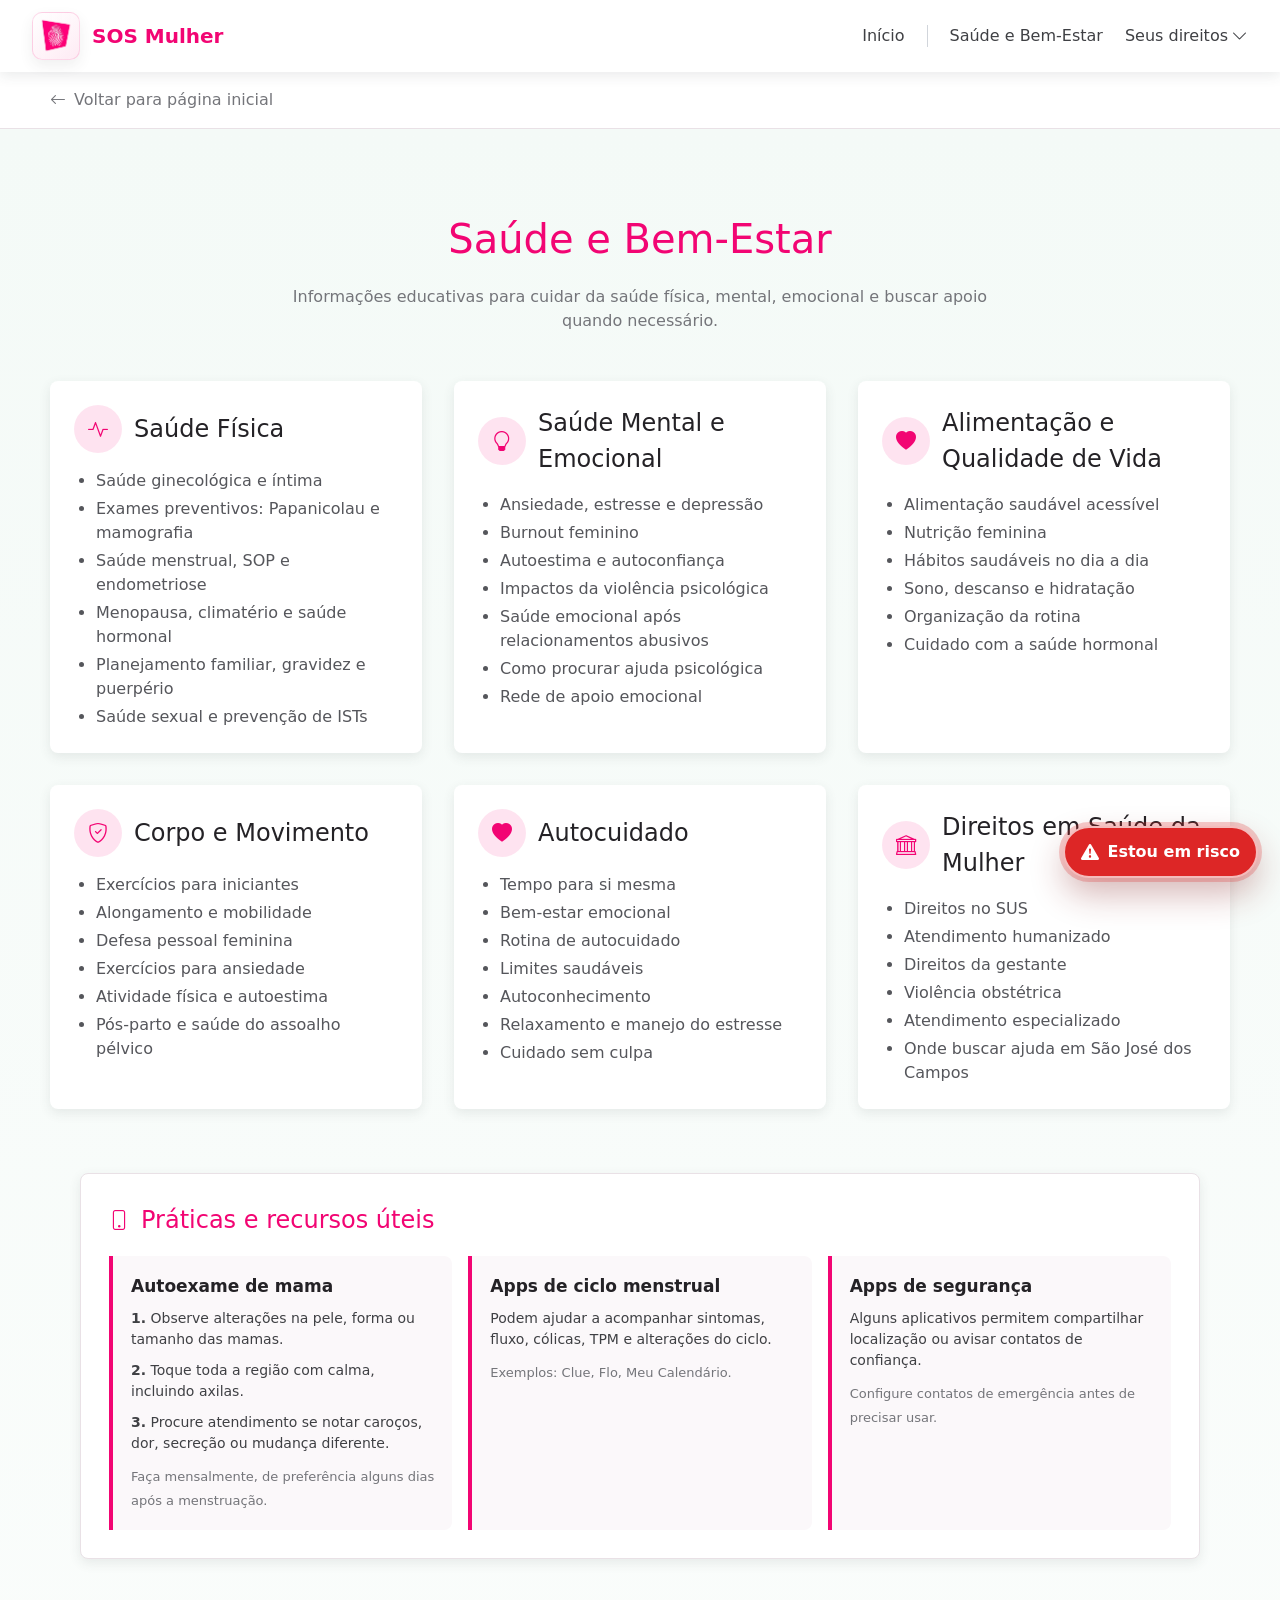
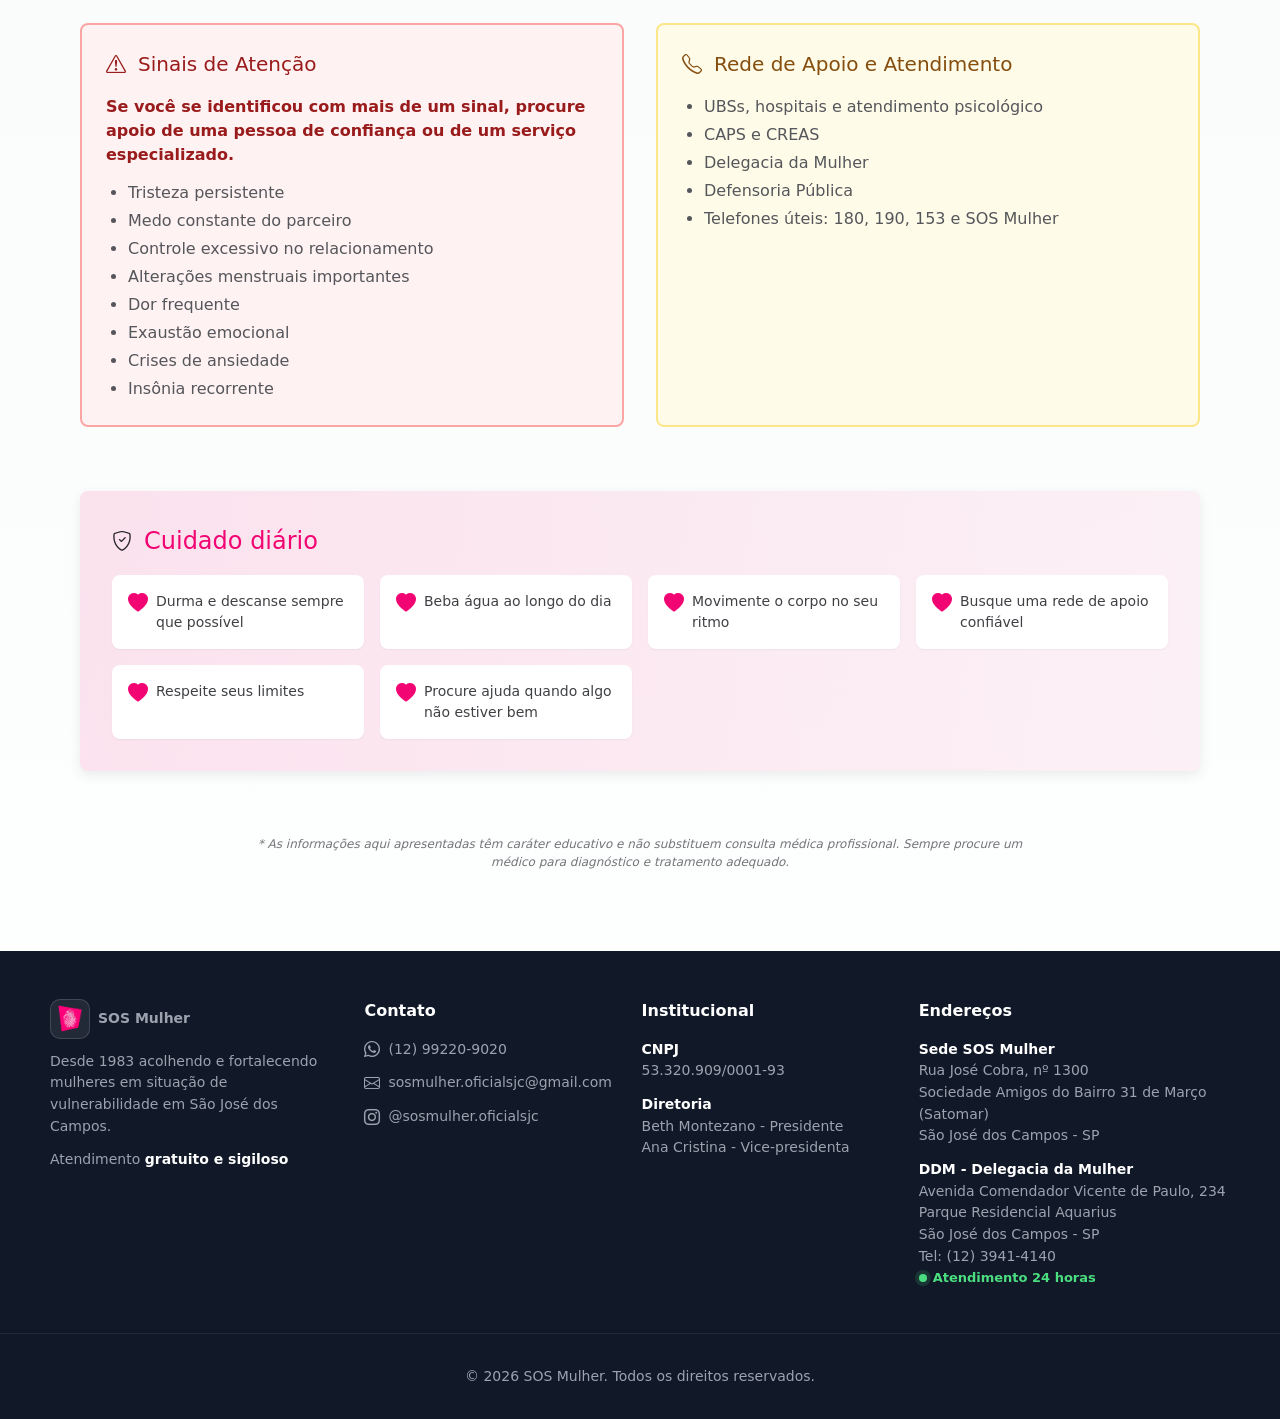
<file: SOS Mulher/saude-bem-estar.html>
﻿<!DOCTYPE html>
<html lang="pt-BR">
  <head>
    <meta charset="UTF-8" />
    <meta name="viewport" content="width=device-width, initial-scale=1.0" />
    <title>Saúde e Bem-Estar - SOS Mulher</title>
    <link rel="stylesheet" href="https://cdn.jsdelivr.net/npm/bootstrap-icons@1.13.1/font/bootstrap-icons.min.css" />
    <link rel="stylesheet" href="src/styles.css" />
  </head>
  <body data-pagina="saude">
    <!-- Cabeçalho compartilhado: logo, uma navegação principal e botão de celular. -->
    <header class="cabecalho-site">
      <div class="conteudo-limite area-navegacao">
        <a class="marca" href="index.html" aria-label="SOS Mulher - Início">
          <img class="marca-logo" src="src/img/logo.png" alt="" aria-hidden="true" decoding="async" />
          <span>SOS Mulher</span>
        </a>

        <nav class="navegacao-principal" id="menu-principal" aria-label="Navegação principal">
          <a href="index.html">Início</a>
          <span class="separador-navegacao" aria-hidden="true"></span>
          <a href="saude-bem-estar.html">Saúde e Bem-Estar</a>
          <details class="menu-direitos">
            <summary>
              Seus direitos
              <span class="icone icone-pequeno bi bi-chevron-down" aria-hidden="true"></span>
            </summary>
            <div class="painel-menu">
              <a href="lei-maria-da-penha.html">Lei Maria da Penha</a>
              <a href="perguntas-frequentes.html">Perguntas frequentes</a>
            </div>
          </details>
        </nav>

        <button class="botao-menu" type="button" aria-expanded="false" aria-controls="menu-principal" aria-label="Abrir menu">
          <span class="icone bi bi-list" aria-hidden="true"></span>
        </button>
      </div>
    </header>

    <main>
      <!-- Barra de retorno para voltar à página inicial. -->
      <div class="barra-voltar fixa">
        <div class="conteudo-limite">
          <a class="link-voltar" href="index.html">
            <span class="icone icone-pequeno bi bi-arrow-left" aria-hidden="true"></span>
            Voltar para página inicial
          </a>
        </div>
      </div>

      <!-- Conteúdo de saúde: temas práticos para cuidado físico, emocional e rede de apoio. -->
      <section class="secao fundo-verde-suave">
        <div class="conteudo-limite">
          <div class="cabecalho-secao">
            <h2>Saúde e Bem-Estar</h2>
            <p>Informações educativas para cuidar da saúde física, mental, emocional e buscar apoio quando necessário.</p>
          </div>

          <div class="grade-saude">
            <article class="cartao-saude">
              <header>
                <span class="icone-redondo"><span class="icone bi bi-activity" aria-hidden="true"></span></span>
                <h3>Saúde Física</h3>
              </header>
              <ul>
                <li>Saúde ginecológica e íntima</li>
                <li>Exames preventivos: Papanicolau e mamografia</li>
                <li>Saúde menstrual, SOP e endometriose</li>
                <li>Menopausa, climatério e saúde hormonal</li>
                <li>Planejamento familiar, gravidez e puerpério</li>
                <li>Saúde sexual e prevenção de ISTs</li>
              </ul>
            </article>

            <article class="cartao-saude">
              <header>
                <span class="icone-redondo"><span class="icone bi bi-lightbulb" aria-hidden="true"></span></span>
                <h3>Saúde Mental e Emocional</h3>
              </header>
              <ul>
                <li>Ansiedade, estresse e depressão</li>
                <li>Burnout feminino</li>
                <li>Autoestima e autoconfiança</li>
                <li>Impactos da violência psicológica</li>
                <li>Saúde emocional após relacionamentos abusivos</li>
                <li>Como procurar ajuda psicológica</li>
                <li>Rede de apoio emocional</li>
              </ul>
            </article>

            <article class="cartao-saude">
              <header>
                <span class="icone-redondo"><span class="icone bi bi-heart-fill" aria-hidden="true"></span></span>
                <h3>Alimentação e Qualidade de Vida</h3>
              </header>
              <ul>
                <li>Alimentação saudável acessível</li>
                <li>Nutrição feminina</li>
                <li>Hábitos saudáveis no dia a dia</li>
                <li>Sono, descanso e hidratação</li>
                <li>Organização da rotina</li>
                <li>Cuidado com a saúde hormonal</li>
              </ul>
            </article>

            <article class="cartao-saude">
              <header>
                <span class="icone-redondo"><span class="icone bi bi-shield-check" aria-hidden="true"></span></span>
                <h3>Corpo e Movimento</h3>
              </header>
              <ul>
                <li>Exercícios para iniciantes</li>
                <li>Alongamento e mobilidade</li>
                <li>Defesa pessoal feminina</li>
                <li>Exercícios para ansiedade</li>
                <li>Atividade física e autoestima</li>
                <li>Pós-parto e saúde do assoalho pélvico</li>
              </ul>
            </article>

            <article class="cartao-saude">
              <header>
                <span class="icone-redondo"><span class="icone bi bi-heart-fill" aria-hidden="true"></span></span>
                <h3>Autocuidado</h3>
              </header>
              <ul>
                <li>Tempo para si mesma</li>
                <li>Bem-estar emocional</li>
                <li>Rotina de autocuidado</li>
                <li>Limites saudáveis</li>
                <li>Autoconhecimento</li>
                <li>Relaxamento e manejo do estresse</li>
                <li>Cuidado sem culpa</li>
              </ul>
            </article>

            <article class="cartao-saude">
              <header>
                <span class="icone-redondo"><span class="icone bi bi-bank" aria-hidden="true"></span></span>
                <h3>Direitos em Saúde da Mulher</h3>
              </header>
              <ul>
                <li>Direitos no SUS</li>
                <li>Atendimento humanizado</li>
                <li>Direitos da gestante</li>
                <li>Violência obstétrica</li>
                <li>Atendimento especializado</li>
                <li>Onde buscar ajuda em São José dos Campos</li>
              </ul>
            </article>
          </div>

          <section class="painel-pratico-saude">
            <header>
              <span class="icone bi bi-phone" aria-hidden="true"></span>
              <h3>Práticas e recursos úteis</h3>
            </header>
            <div class="grade-pratica-saude">
              <article class="cartao-pratico-saude">
                <h4>Autoexame de mama</h4>
                <p><strong>1.</strong> Observe alterações na pele, forma ou tamanho das mamas.</p>
                <p><strong>2.</strong> Toque toda a região com calma, incluindo axilas.</p>
                <p><strong>3.</strong> Procure atendimento se notar caroços, dor, secreção ou mudança diferente.</p>
                <small>Faça mensalmente, de preferência alguns dias após a menstruação.</small>
              </article>
              <article class="cartao-pratico-saude">
                <h4>Apps de ciclo menstrual</h4>
                <p>Podem ajudar a acompanhar sintomas, fluxo, cólicas, TPM e alterações do ciclo.</p>
                <small>Exemplos: Clue, Flo, Meu Calendário.</small>
              </article>
              <article class="cartao-pratico-saude">
                <h4>Apps de segurança</h4>
                <p>Alguns aplicativos permitem compartilhar localização ou avisar contatos de confiança.</p>
                <small>Configure contatos de emergência antes de precisar usar.</small>
              </article>
            </div>
          </section>

          <div class="grade-alertas">
            <article class="cartao-alerta perigo">
              <header>
                <span class="icone bi bi-exclamation-triangle" aria-hidden="true"></span>
                <h3>Sinais de Atenção</h3>
              </header>
              <p class="texto-alerta">Se você se identificou com mais de um sinal, procure apoio de uma pessoa de confiança ou de um serviço especializado.</p>
              <ul>
                <li>Tristeza persistente</li>
                <li>Medo constante do parceiro</li>
                <li>Controle excessivo no relacionamento</li>
                <li>Alterações menstruais importantes</li>
                <li>Dor frequente</li>
                <li>Exaustão emocional</li>
                <li>Crises de ansiedade</li>
                <li>Insônia recorrente</li>
              </ul>
            </article>

            <article class="cartao-alerta aviso">
              <header>
                <span class="icone bi bi-telephone" aria-hidden="true"></span>
                <h3>Rede de Apoio e Atendimento</h3>
              </header>
              <ul>
                <li>UBSs, hospitais e atendimento psicológico</li>
                <li>CAPS e CREAS</li>
                <li>Delegacia da Mulher</li>
                <li>Defensoria Pública</li>
                <li>Telefones úteis: 180, 190, 153 e SOS Mulher</li>
              </ul>
            </article>
          </div>

          <section class="painel-dicas">
            <header>
              <span class="icone bi bi-shield-check" aria-hidden="true"></span>
              <h3>Cuidado diário</h3>
            </header>
            <div class="grade-dicas">
              <article class="cartao-dica"><span class="icone bi bi-heart-fill" aria-hidden="true"></span><p>Durma e descanse sempre que possível</p></article>
              <article class="cartao-dica"><span class="icone bi bi-heart-fill" aria-hidden="true"></span><p>Beba água ao longo do dia</p></article>
              <article class="cartao-dica"><span class="icone bi bi-heart-fill" aria-hidden="true"></span><p>Movimente o corpo no seu ritmo</p></article>
              <article class="cartao-dica"><span class="icone bi bi-heart-fill" aria-hidden="true"></span><p>Busque uma rede de apoio confiável</p></article>
              <article class="cartao-dica"><span class="icone bi bi-heart-fill" aria-hidden="true"></span><p>Respeite seus limites</p></article>
              <article class="cartao-dica"><span class="icone bi bi-heart-fill" aria-hidden="true"></span><p>Procure ajuda quando algo não estiver bem</p></article>
            </div>
          </section>

          <p class="nota-legal">
            * As informações aqui apresentadas têm caráter educativo e não substituem
            consulta médica profissional. Sempre procure um médico para diagnóstico
            e tratamento adequado.
          </p>
        </div>
      </section>

    </main>

    <!-- Rodapé com contatos, dados institucionais e endereços. -->
    <footer class="rodape-site">
      <div class="conteudo-limite grade-rodape">
        <div>
          <a class="marca marca-rodape" href="index.html">
            <img class="marca-logo pequeno" src="src/img/logo.png" alt="" aria-hidden="true" loading="lazy" decoding="async" />
            <span>SOS Mulher</span>
          </a>
          <p>Desde 1983 acolhendo e fortalecendo mulheres em situação de vulnerabilidade em São José dos Campos.</p>
          <p>Atendimento <strong>gratuito e sigiloso</strong></p>
        </div>
        <div>
          <h4>Contato</h4>
          <a href="https://wa.me/5512992209020" target="_blank" rel="noopener noreferrer"><span class="icone icone-pequeno bi bi-whatsapp" aria-hidden="true"></span>(12) 99220-9020</a>
          <a href="mailto:sosmulher.oficialsjc@gmail.com"><span class="icone icone-pequeno bi bi-envelope" aria-hidden="true"></span>sosmulher.oficialsjc@gmail.com</a>
          <a href="https://instagram.com/sosmulher.oficialsjc" target="_blank" rel="noopener noreferrer"><span class="icone icone-pequeno bi bi-instagram" aria-hidden="true"></span>@sosmulher.oficialsjc</a>
        </div>
        <div>
          <h4>Institucional</h4>
          <p><strong>CNPJ</strong><br />53.320.909/0001-93</p>
          <p><strong>Diretoria</strong><br />Beth Montezano - Presidente<br />Ana Cristina - Vice-presidenta</p>
        </div>
        <div>
          <h4>Endereços</h4>
          <p><strong>Sede SOS Mulher</strong><br />Rua José Cobra, nº 1300<br />Sociedade Amigos do Bairro 31 de Março (Satomar)<br />São José dos Campos - SP</p>
          <p><strong>DDM - Delegacia da Mulher</strong><br />Avenida Comendador Vicente de Paulo, 234<br />Parque Residencial Aquarius<br />São José dos Campos - SP<br />Tel: (12) 3941-4140<br /><span class="status-verde">Atendimento 24 horas</span></p>
        </div>
      </div>
      <div class="rodape-final">© <span data-year></span> SOS Mulher. Todos os direitos reservados.</div>
    </footer>

    <!-- Botão flutuante de emergência: fica fixo no canto da tela e liga para a Guarda Civil Municipal. -->
    <a class="botao-emergencia-flutuante" href="tel:153" aria-label="Ligar para emergência 153">
      <span class="icone bi bi-exclamation-triangle-fill" aria-hidden="true"></span>
      <span>Estou em risco</span>
    </a>

    <script src="src/script.js"></script>
  </body>
</html>
</file>
<file: SOS Mulher/src/styles.css>
/* Arquivo de estilos do site SOS Mulher.
   As classes usadas aqui se conectam diretamente com os atributos class="" dos HTMLs.
   Exemplo: class="cabecalho-site" no HTML recebe o visual definido em .cabecalho-site aqui. */

/*
  Mini glossário de CSS para estudar:
  - Seletor: indica quem recebe o estilo. Exemplo: .botao escolhe class="botao".
  - Propriedade: o que será alterado. Exemplo: color, background, margin.
  - Valor: o resultado da propriedade. Exemplo: color: red.
  - Classe: começa com ponto no CSS. Exemplo: .cabecalho-site.
  - :root: área onde guardamos variáveis globais do site.
  - var(...): usa uma variável criada no :root.
  - display: flex: organiza elementos em linha ou coluna com alinhamento fácil.
  - display: grid: organiza elementos em grade, como colunas de cartões.
  - @media: regras especiais para telas menores, como celular.
  - hover: estilo aplicado quando o mouse passa por cima.
  - z-index: controla o que fica na frente quando elementos se sobrepõem.
*/

/* Variáveis globais: cores, sombras, tamanhos e medidas reutilizadas no site inteiro.
   Tudo que começa com -- é uma variável CSS. */
:root {
  --cor-principal: #f20573;
  --cor-principal-rgb: 242, 5, 115;
  --cor-principal-escura: #cf005f;
  --cor-principal-profunda: #940047;
  --cor-logo-cinza: #6b6c70;
  --cor-logo-cinza-escuro: #3f4044;
  --rosa-suave: rgba(var(--cor-principal-rgb), 0.055);
  --rosa-claro: rgba(var(--cor-principal-rgb), 0.11);
  --texto: #242226;
  --texto-medio: #55565b;
  --texto-suave: #74757a;
  --fundo: #ffffff;
  --fundo-suave: #fbf8fa;
  --fundo-azul-suave: #f4f8fb;
  --fundo-verde-suave: #f4faf7;
  --borda: #e9e1e6;
  --borda-forte: rgba(var(--cor-principal-rgb), 0.22);
  --perigo: #dc2626;
  --aviso: #ca8a04;
  --sombra-pequena: 0 1px 2px rgba(63, 64, 68, 0.06);
  --sombra-media: 0 4px 12px rgba(63, 64, 68, 0.1);
  --sombra-grande: 0 16px 36px rgba(63, 64, 68, 0.15);
  --raio: 8px;
  --raio-grande: 12px;
  --largura-conteudo: 1180px;
  --altura-cabecalho: 72px;
}

/* Reset básico: deixa o comportamento inicial dos elementos mais previsível. */
* {
  /* border-box faz largura e altura incluírem padding e borda, evitando cálculos confusos. */
  box-sizing: border-box;
}

html {
  /* scroll-behavior deixa a rolagem interna mais suave. */
  scroll-behavior: smooth;
  /* scroll-padding-top evita que o cabeçalho fixo cubra o título da seção ao clicar no menu. */
  scroll-padding-top: calc(var(--altura-cabecalho) + 18px);
}

body {
  margin: 0;
  color: var(--texto);
  background: var(--fundo);
  font-family: Inter, ui-sans-serif, system-ui, -apple-system, BlinkMacSystemFont, "Segoe UI", sans-serif;
  line-height: 1.5;
}

body.menu-aberto {
  /* Quando o menu mobile está aberto, impede a página de rolar por trás. */
  overflow: hidden;
}

img,
svg {
  display: block;
}

a {
  color: inherit;
  text-decoration: none;
}

a:hover {
  color: var(--cor-principal);
}

button,
input,
textarea {
  font: inherit;
}

button {
  cursor: pointer;
}

main {
  padding-top: var(--altura-cabecalho);
}

/* Utilitários gerais: classes pequenas reaproveitadas em várias partes do HTML. */
.conteudo-limite {
  /* width: min(...) escolhe o menor valor entre a largura quase total e o limite máximo. */
  width: min(100% - 32px, var(--largura-conteudo));
  margin: 0 auto;
}

.estreito {
  max-width: 896px;
}

.fundo-branco {
  background: #ffffff;
}

.fundo-suave {
  background: var(--fundo-suave);
}

.fundo-rosa-suave {
  background: var(--rosa-suave);
}

.fundo-azul-suave {
  /* linear-gradient cria uma transição suave entre duas cores. */
  background: linear-gradient(180deg, var(--fundo-azul-suave) 0%, #ffffff 118%);
}

.fundo-verde-suave {
  background: linear-gradient(180deg, var(--fundo-verde-suave) 0%, #ffffff 118%);
}

.centralizado {
  text-align: center;
}

.texto-suave {
  color: var(--texto-suave);
}

/* Ícones e marca: configura Bootstrap Icons e a identidade visual da SOS Mulher.
   Bootstrap Icons usa classes como bi bi-telephone e bi bi-whatsapp direto no HTML. */
.icone {
  display: inline-flex;
  width: 20px;
  height: 20px;
  flex: 0 0 auto;
  align-items: center;
  justify-content: center;
  font-size: 20px;
  line-height: 1;
  vertical-align: middle;
}


.icone-pequeno {
  width: 16px;
  height: 16px;
  font-size: 16px;
}

.icone-grande {
  width: 64px;
  height: 64px;
  font-size: 64px;
}

.marca-logo {
  width: 48px;
  height: 48px;
  flex: 0 0 auto;
  object-fit: contain;
  padding: 4px;
  background: linear-gradient(145deg, #ffffff, rgba(var(--cor-principal-rgb), 0.08));
  border: 1px solid rgba(var(--cor-principal-rgb), 0.14);
  border-radius: 10px;
  box-shadow: 0 6px 14px rgba(63, 64, 68, 0.08);
}

.marca-logo.pequeno {
  width: 40px;
  height: 40px;
  padding: 3px;
}

/* Cabeçalho e navegação: o mesmo menu muda de formato no computador e no celular. */
.cabecalho-site {
  /* fixed mantém o cabeçalho preso no topo mesmo quando a página rola. */
  position: fixed;
  /* inset é um atalho para top, right, bottom e left. Aqui prende no topo. */
  inset: 0 0 auto 0;
  /* z-index alto deixa o cabeçalho acima do conteúdo. */
  z-index: 60;
  background: rgba(255, 255, 255, 0.98);
  box-shadow: var(--sombra-media);
}

.area-navegacao {
  width: min(100% - 64px, 1320px);
  min-height: var(--altura-cabecalho);
  display: flex;
  /* align-items alinha verticalmente; justify-content distribui horizontalmente. */
  align-items: center;
  justify-content: space-between;
  gap: 22px;
  padding: 10px 0;
}

.marca {
  display: inline-flex;
  align-items: center;
  gap: 12px;
  color: var(--cor-principal);
  font-size: 20px;
  font-weight: 600;
  white-space: nowrap;
}

.marca-textos {
  display: grid;
  gap: 2px;
  line-height: 1.05;
}

.marca-titulo {
  color: var(--cor-principal);
}

.marca-slogan {
  color: var(--cor-logo-cinza);
  font-size: 11px;
  font-weight: 500;
  letter-spacing: 0;
}

.navegacao-principal {
  display: flex;
  align-items: center;
  justify-content: flex-end;
  gap: 22px;
  margin-left: auto;
  color: var(--cor-logo-cinza-escuro);
  font-size: 16px;
}

.navegacao-principal a,
.navegacao-principal summary {
  color: var(--cor-logo-cinza-escuro);
  transition: color 160ms ease;
}

.navegacao-principal a:hover,
.navegacao-principal summary:hover {
  color: var(--cor-principal);
}

.separador-navegacao {
  width: 1px;
  height: 22px;
  background: #d1d5db;
}

.menu-direitos {
  /* relative permite posicionar o submenu absoluto em relação a este bloco. */
  position: relative;
}

.menu-direitos summary {
  display: inline-flex;
  align-items: center;
  gap: 4px;
  list-style: none;
  cursor: pointer;
  padding: 8px 0;
}

.menu-direitos summary::-webkit-details-marker {
  display: none;
}

.painel-menu {
  /* absolute tira o submenu do fluxo normal e posiciona abaixo do item "Seus Direitos". */
  position: absolute;
  top: 100%;
  left: 0;
  min-width: 220px;
  padding: 8px 0;
  background: #ffffff;
  border: 1px solid var(--borda);
  border-radius: var(--raio);
  box-shadow: var(--sombra-grande);
}

.painel-menu a {
  display: block;
  padding: 9px 16px;
}

.painel-menu a:hover {
  background: var(--rosa-claro);
}

.botao-menu {
  display: none;
  width: 44px;
  height: 44px;
  align-items: center;
  justify-content: center;
  color: var(--cor-principal);
  background: transparent;
  border: 0;
}

/* Hero da página inicial: primeira dobra com título, botões, números e imagem. */
.secao-inicial {
  /* relative permite posicionar fundos decorativos dentro desta seção. */
  position: relative;
  min-height: calc(100vh - var(--altura-cabecalho));
  display: flex;
  align-items: center;
  overflow: hidden;
  color: #ffffff;
}

.fundo-inicial {
  /* absolute faz o fundo ocupar a seção inteira sem empurrar o conteúdo. */
  position: absolute;
  inset: 0;
  background: linear-gradient(90deg, var(--cor-principal), rgba(var(--cor-principal-rgb), 0.94), rgba(var(--cor-principal-rgb), 0.78));
}

.fundo-inicial::before {
  /* ::before cria uma camada decorativa pelo CSS, sem precisar de nova tag no HTML. */
  content: "";
  position: absolute;
  inset: 0;
  background:
    radial-gradient(circle at 76% 48%, rgba(255, 255, 255, 0.18), rgba(255, 255, 255, 0) 28%),
    linear-gradient(90deg, rgba(148, 0, 71, 0.18), rgba(148, 0, 71, 0));
  opacity: 0.72;
}

.grade-inicial {
  /* grid divide o hero em duas colunas: texto e imagem. */
  position: relative;
  z-index: 1;
  display: grid;
  grid-template-columns: minmax(0, 1fr) minmax(360px, 0.78fr);
  gap: 42px;
  align-items: center;
  padding: 76px 0;
}

.texto-inicial {
  min-width: 0;
}

.texto-inicial .selo-inicial {
  display: inline-flex;
  align-items: center;
  gap: 8px;
  max-width: max-content;
  margin: 0 0 20px;
  padding: 0 0 0 12px;
  color: rgba(255, 255, 255, 0.9);
  font-size: 14px;
  font-weight: 600;
  line-height: 1.4;
  background: transparent;
  border-left: 3px solid rgba(255, 255, 255, 0.62);
  box-shadow: none;
}

.selo-inicial .icone {
  width: 18px;
  height: 18px;
  font-size: 18px;
}

.texto-inicial h1 {
  max-width: 680px;
  margin: 0 0 22px;
  /* clamp usa: tamanho mínimo, tamanho flexível e tamanho máximo. */
  font-size: clamp(42px, 5.2vw, 64px);
  font-weight: 650;
  line-height: 1.12;
  letter-spacing: 0;
  text-shadow: 0 12px 24px rgba(42, 8, 29, 0.18);
  text-wrap: balance;
}

.texto-inicial p {
  max-width: 640px;
  margin: 0 0 32px;
  font-size: clamp(19px, 2.1vw, 23px);
  line-height: 1.55;
  opacity: 0.96;
}

.acoes-iniciais,
.acoes-em-linha {
  display: flex;
  flex-wrap: wrap;
  gap: 16px;
  align-items: center;
}

.acoes-iniciais {
  margin-bottom: 38px;
}

.botao {
  display: inline-flex;
  min-height: 50px;
  align-items: center;
  justify-content: center;
  gap: 8px;
  padding: 12px 24px;
  border: 2px solid transparent;
  border-radius: var(--raio);
  font-weight: 500;
  line-height: 1.5;
  transition: background 160ms ease, border-color 160ms ease, color 160ms ease, box-shadow 160ms ease;
}

.botao-principal {
  color: #ffffff;
  background: var(--cor-principal);
}

.botao-principal:hover {
  color: #ffffff;
  background: var(--cor-principal-escura);
}

.botao-claro {
  color: var(--cor-principal);
  background: #ffffff;
  box-shadow: 0 10px 24px rgba(42, 8, 29, 0.16);
}

.botao-claro:hover {
  color: var(--cor-principal);
  background: #f3f4f6;
}

.botao-contorno {
  color: var(--cor-principal);
  background: transparent;
  border-color: var(--cor-principal);
}

.botao-contorno:hover {
  color: var(--cor-principal);
  background: var(--rosa-suave);
}

.botao-contorno-claro {
  color: #ffffff;
  background: transparent;
  border-color: rgba(255, 255, 255, 0.76);
}

.botao-contorno-claro:hover {
  color: #ffffff;
  background: rgba(255, 255, 255, 0.1);
}

.botao.inteiro {
  width: 100%;
}

.grade-estatisticas {
  display: grid;
  grid-template-columns: repeat(3, minmax(0, 1fr));
  width: min(100%, 640px);
  gap: 22px;
  padding-top: 24px;
  background: transparent;
  border-top: 1px solid rgba(255, 255, 255, 0.28);
  border-radius: 0;
  box-shadow: none;
  backdrop-filter: none;
}

.grade-estatisticas div {
  padding: 0;
}

.grade-estatisticas div + div {
  border-left: 0;
}

.grade-estatisticas strong {
  display: block;
  margin-bottom: 6px;
  font-size: clamp(30px, 3.2vw, 38px);
  font-weight: 650;
  line-height: 1.2;
}

.grade-estatisticas span {
  display: block;
  font-size: 14px;
  line-height: 1.45;
  opacity: 0.92;
}

.midia-inicial {
  /* Bloco que centraliza a imagem principal do hero. */
  position: relative;
  display: flex;
  align-items: center;
  justify-content: center;
  min-height: clamp(420px, 44vw, 620px);
  padding-left: 0;
  isolation: isolate;
  pointer-events: none;
}

.midia-inicial::before,
.midia-inicial::after {
  /* Camadas decorativas de luz atrás da logo principal. */
  content: "";
  position: absolute;
  pointer-events: none;
}

.midia-inicial::before {
  width: clamp(460px, 38vw, 660px);
  height: clamp(360px, 32vw, 520px);
  top: 51%;
  left: 49%;
  border-radius: 44% 56% 50% 50% / 52% 44% 56% 48%;
  background:
    radial-gradient(ellipse at 50% 54%, rgba(255, 255, 255, 0.98), rgba(255, 255, 255, 0.78) 34%, rgba(255, 255, 255, 0.32) 58%, rgba(255, 255, 255, 0) 78%);
  filter: blur(10px);
  opacity: 0.96;
  transform: translate(-43%, -50%) rotate(-6deg);
}

.midia-inicial::after {
  width: clamp(320px, 28vw, 460px);
  height: clamp(180px, 18vw, 280px);
  top: 64%;
  left: 49%;
  border-radius: 999px;
  background: radial-gradient(ellipse, rgba(255, 255, 255, 0.34), rgba(255, 255, 255, 0) 70%);
  filter: blur(24px);
  opacity: 0.58;
  transform: translate(-50%, -50%) rotate(-4deg);
}

.imagem-inicial {
  position: relative;
  z-index: 1;
  width: clamp(660px, 47vw, 880px);
  max-width: none;
  max-height: 720px;
  object-position: center;
  object-fit: contain;
  transform: translateX(18px);
  background: transparent;
  border: 0;
  border-radius: 0;
  box-shadow: none;
  backdrop-filter: none;
  filter:
    saturate(1.04)
    contrast(1.14)
    drop-shadow(0 0 16px rgba(255, 255, 255, 0.92))
    drop-shadow(0 14px 24px rgba(63, 64, 68, 0.2));
}

/* Estrutura das seções: espaçamentos, títulos e blocos de texto. */
.secao {
  padding: 80px 0;
}

.secao.sem-ajuste {
  padding-bottom: 80px;
}

.cabecalho-secao {
  max-width: 720px;
  margin: 0 auto 48px;
  text-align: center;
}

.titulo-secao,
.cabecalho-secao h2 {
  margin: 0 0 16px;
  color: var(--cor-principal);
  font-size: clamp(32px, 4vw, 40px);
  font-weight: 500;
  line-height: 1.5;
  letter-spacing: 0;
}

.titulo-secao.alinhar-esquerda {
  text-align: left;
  margin-bottom: 24px;
}

.cabecalho-secao p {
  margin: 0;
  color: var(--texto-suave);
  font-size: 16px;
}

.cabecalho-secao .linha-pequena {
  display: inline-flex;
  align-items: center;
  justify-content: center;
  gap: 6px;
  margin-top: 10px;
  color: var(--cor-logo-cinza-escuro);
  font-size: 14px;
}

.cabecalho-secao a {
  color: var(--cor-principal);
  font-weight: 500;
}

.texto-destaque p {
  color: var(--cor-logo-cinza-escuro);
  font-size: 18px;
  line-height: 1.65;
}

.pilha-texto p {
  margin: 0 0 24px;
}

.midia-quem-somos {
  margin: 36px 0 8px;
}

.imagem-quem-somos {
  width: min(100%, 700px);
  max-height: 420px;
  margin: 0 auto;
  object-fit: contain;
}

.bloco-dividido {
  margin-top: 48px;
  padding-bottom: 48px;
  border-bottom: 1px solid var(--borda);
}

.bloco-conteudo {
  margin-top: 48px;
}

.bloco-dividido h3,
.bloco-conteudo h3 {
  margin: 0 0 24px;
  color: var(--cor-principal);
  font-size: 24px;
  font-weight: 500;
}

.lista-atuacao {
  display: grid;
  gap: 24px;
}

.linha-atuacao {
  display: flex;
  gap: 16px;
}

.icone-atuacao,
.icone-redondo,
.icone-passo {
  width: 40px;
  height: 40px;
  display: inline-flex;
  align-items: center;
  justify-content: center;
  flex: 0 0 auto;
  color: var(--cor-principal);
  background: var(--rosa-claro);
  border-radius: var(--raio);
}

.icone-redondo {
  width: 48px;
  height: 48px;
  border-radius: 999px;
}

.icone-redondo.grande {
  width: 80px;
  height: 80px;
}

.icone-redondo.solido {
  color: #ffffff;
  background: var(--cor-principal);
}

.icone-redondo.grande .icone {
  width: 40px;
  height: 40px;
}

.linha-atuacao h4,
.cartao-evento h3,
.cartao-informacao h3,
.linha-contato h4,
.cartao-diretoria h4,
.cartao-passo h3 {
  margin: 0 0 8px;
  color: var(--texto);
  font-size: 18px;
  font-weight: 500;
  line-height: 1.5;
}

.linha-atuacao p,
.cartao-evento p,
.cartao-passo p,
.linha-contato p {
  margin: 0;
  color: var(--texto-suave);
}

.lista-diretoria {
  display: grid;
  grid-template-columns: repeat(2, minmax(0, 1fr));
  gap: 32px;
}

.cartao-diretoria {
  display: grid;
  justify-items: center;
  gap: 14px;
  padding: 8px 0;
  text-align: center;
}

.foto-diretoria {
  width: 168px;
  height: 168px;
  flex: 0 0 auto;
  border-radius: 999px;
  object-fit: cover;
  border: 4px solid rgba(var(--cor-principal-rgb), 0.16);
  box-shadow: 0 10px 22px rgba(var(--cor-principal-rgb), 0.16);
}

.cartao-diretoria p {
  margin: 0;
  color: var(--cor-principal);
  font-size: 14px;
  font-weight: 600;
}

.texto-introducao {
  margin: -8px 0 28px;
  color: var(--texto-suave);
  font-size: 16px;
}

/* Linha do tempo: organiza os principais marcos da história da SOS Mulher. */
.linha-do-tempo {
  display: grid;
  gap: 18px;
}

.item-trajetoria {
  display: grid;
  grid-template-columns: 112px minmax(0, 1fr);
  gap: 18px;
  align-items: start;
  padding: 18px 0;
  border-bottom: 1px solid var(--borda);
}

.item-trajetoria:first-child {
  border-top: 1px solid var(--borda);
}

.item-trajetoria span {
  display: inline-flex;
  min-height: 34px;
  align-items: center;
  justify-content: center;
  color: var(--cor-principal);
  background: var(--rosa-suave);
  border: 1px solid var(--borda-forte);
  border-radius: var(--raio);
  font-weight: 700;
}

.item-trajetoria p {
  margin: 4px 0 0;
  color: var(--cor-logo-cinza-escuro);
}

.painel-suave {
  margin-top: 48px;
  padding: 32px;
  color: var(--cor-logo-cinza-escuro);
  background: var(--fundo-suave);
  border: 1px solid var(--borda);
  border-radius: var(--raio);
}

.painel-suave p {
  margin: 0;
}

.painel-suave p + p {
  margin-top: 16px;
}

/* Rede de apoio e avisos: cartões de contatos úteis e painel de medidas protetivas. */
.bloco-rede {
  padding: 22px;
  background: #ffffff;
  border: 1px solid var(--borda);
  border-radius: var(--raio);
  box-shadow: var(--sombra-pequena);
}

.bloco-rede h3 {
  margin: 0 0 18px;
  color: var(--cor-principal);
  font-size: 22px;
  font-weight: 600;
  line-height: 1.3;
}

.bloco-rede p {
  margin: 0;
  color: var(--texto-medio);
}

.bloco-rede a {
  color: var(--cor-principal);
  font-weight: 600;
}

.destaque-emergencia {
  max-width: 1040px;
  margin: 0 auto 28px;
  border-color: var(--borda-forte);
}

.cabecalho-bloco-rede {
  display: flex;
  align-items: flex-start;
  justify-content: space-between;
  gap: 16px;
  margin-bottom: 18px;
}

.cabecalho-bloco-rede h3 {
  margin-bottom: 4px;
}

.cabecalho-bloco-rede p {
  color: var(--texto-suave);
  font-size: 14px;
}

.etiqueta-servico {
  display: inline-flex;
  align-items: center;
  width: max-content;
  min-height: 28px;
  padding: 5px 10px;
  color: #ffffff;
  background: var(--cor-principal);
  border-radius: 999px;
  font-size: 12px;
  font-weight: 700;
}

.grade-telefones {
  display: grid;
  grid-template-columns: repeat(3, minmax(0, 1fr));
  gap: 14px;
}

.cartao-telefone {
  display: grid;
  gap: 4px;
  padding: 16px;
  color: var(--texto);
  background: var(--rosa-suave);
  border: 1px solid var(--borda-forte);
  border-radius: var(--raio);
}

.cartao-telefone:hover {
  color: var(--texto);
  background: var(--rosa-claro);
}

.cartao-telefone strong {
  color: var(--cor-principal);
  font-size: 28px;
  line-height: 1;
}

.cartao-telefone span {
  color: var(--texto-medio);
  font-size: 14px;
}

.grupos-rede {
  max-width: 1040px;
  margin: 0 auto;
  display: grid;
  grid-template-columns: repeat(2, minmax(0, 1fr));
  gap: 20px;
}

.lista-servicos {
  display: grid;
  gap: 18px;
}

.item-servico {
  padding-top: 18px;
  border-top: 1px solid var(--borda);
}

.item-servico:first-child {
  padding-top: 0;
  border-top: 0;
}

.item-servico h4 {
  margin: 0 0 8px;
  color: var(--texto);
  font-size: 17px;
  font-weight: 600;
  line-height: 1.35;
}

.item-servico .etiqueta-servico {
  margin-bottom: 10px;
  color: var(--cor-principal);
  background: var(--rosa-claro);
}

.item-servico p + p {
  margin-top: 6px;
}

.painel-orientacao {
  max-width: 1040px;
  margin: 56px auto 0;
}

.grade-orientacoes {
  display: grid;
  grid-template-columns: repeat(2, minmax(0, 1fr));
  gap: 12px 20px;
}

.grade-orientacoes p {
  margin: 0;
}

.painel-aviso {
  max-width: 896px;
  margin: 0 auto;
  padding: 24px;
  color: var(--cor-logo-cinza-escuro);
  background: var(--rosa-suave);
  border-left: 4px solid var(--cor-principal);
  border-radius: 4px;
}

.painel-aviso.painel-orientacao {
  max-width: 1040px;
  margin: 36px auto 0;
}

.painel-aviso h4 {
  margin: 0 0 12px;
  color: var(--cor-principal);
  font-size: 18px;
  font-weight: 500;
}

.painel-aviso p {
  margin: 0 0 8px;
}

.painel-aviso ul,
.duas-listas ul,
.cartao-saude ul,
.cartao-alerta ul {
  margin: 0;
  padding-left: 22px;
  color: var(--texto-medio);
}

.painel-aviso li + li,
.duas-listas li + li,
.cartao-saude li + li,
.cartao-alerta li + li {
  margin-top: 4px;
}

/* Carrosséis: trilho, slides, setas e bolinhas de navegação. */
.carrossel {
  /* relative permite posicionar setas e controles dentro do carrossel. */
  position: relative;
}

.janela-carrossel {
  /* overflow hidden esconde os slides que estão fora da área visível. */
  overflow: hidden;
}

.trilho-carrossel {
  /* O trilho é a faixa que segura todos os slides lado a lado. */
  display: flex;
  align-items: stretch;
  transition: transform 420ms ease;
  will-change: transform;
}

.trilho-carrossel.rolagem-continua {
  width: max-content;
  /* animation chama a animação rolagem-parceiros de forma infinita. */
  animation: rolagem-parceiros var(--duracao-rolagem, 18s) linear infinite;
  transition: none;
}

.carrossel-parceiros:hover .trilho-carrossel.rolagem-continua {
  animation-play-state: paused;
}

@keyframes rolagem-parceiros {
  /* keyframes define o começo e o fim de uma animação CSS. */
  from {
    transform: translateX(0);
  }

  to {
    transform: translateX(-50%);
  }
}

.slide-carrossel {
  /* flex-basis de 100% faz um slide ocupar a largura total por padrão. */
  flex: 0 0 100%;
  min-width: 0;
  padding: 0 12px;
}

.carrossel-parceiros {
  max-width: 1120px;
  margin: 0 auto 48px;
}

.carrossel-parceiros .janela-carrossel {
  -webkit-mask-image: linear-gradient(90deg, transparent, #000 8%, #000 92%, transparent);
  mask-image: linear-gradient(90deg, transparent, #000 8%, #000 92%, transparent);
}

.carrossel-parceiros .slide-carrossel {
  flex: 0 0 240px;
  padding: 0 16px;
}

.logo-parceiro {
  min-height: 132px;
  display: flex;
  flex-direction: column;
  align-items: center;
  justify-content: center;
  gap: 10px;
  padding: 12px;
  text-align: center;
  transition: transform 160ms ease, opacity 160ms ease;
}

.logo-parceiro:hover {
  opacity: 0.86;
  transform: translateY(-2px);
}

.imagem-logo-parceiro {
  width: min(100%, 150px);
  max-height: 82px;
  object-fit: contain;
}

.sigla-parceiro {
  min-width: 78px;
  min-height: 78px;
  display: inline-flex;
  align-items: center;
  justify-content: center;
  padding: 12px;
  color: var(--cor-principal);
  font-size: 17px;
  font-weight: 600;
  line-height: 1.2;
}

.imagem-logo-parceiro:not([hidden]) + .sigla-parceiro {
  display: none;
}

.logo-parceiro strong {
  max-width: 180px;
  color: var(--texto);
  font-size: 13px;
  font-weight: 500;
  line-height: 1.3;
}

.chamada-parceiro {
  max-width: 896px;
  margin: 0 auto;
  display: grid;
  grid-template-columns: auto minmax(0, 1fr);
  gap: 32px;
  padding: 36px;
  background: #ffffff;
  border: 2px solid var(--borda-forte);
  border-radius: 16px;
}

.chamada-parceiro h3,
.chamada-voluntario h3 {
  margin: 0 0 8px;
  color: var(--texto);
  font-size: 24px;
  font-weight: 500;
}

.chamada-parceiro p,
.chamada-voluntario p {
  margin: 0 0 24px;
  color: var(--texto-suave);
}

.beneficios-parceiro {
  grid-column: 1 / -1;
  display: grid;
  grid-template-columns: repeat(3, minmax(0, 1fr));
  gap: 16px;
  padding-top: 28px;
  border-top: 1px solid #f3f4f6;
}

.beneficios-parceiro p {
  display: flex;
  align-items: flex-start;
  gap: 12px;
  margin: 0;
  color: var(--texto-suave);
  font-size: 14px;
}

.beneficios-parceiro .icone {
  width: 32px;
  height: 32px;
  padding: 8px;
  color: var(--cor-principal);
  background: var(--rosa-claro);
  border-radius: var(--raio);
}

.grade-passos {
  max-width: 896px;
  margin: 0 auto 48px;
  display: grid;
  grid-template-columns: repeat(3, minmax(0, 1fr));
  gap: 32px;
}

.cartao-passo {
  position: relative;
  text-align: center;
}

.icone-passo {
  width: 80px;
  height: 80px;
  margin: 0 auto 24px;
  color: #ffffff;
  background: var(--cor-principal);
  border-radius: 999px;
}

.icone-passo .icone {
  width: 40px;
  height: 40px;
}

.numero-passo {
  position: absolute;
  top: -8px;
  right: calc(50% - 48px);
  width: 32px;
  height: 32px;
  display: inline-flex;
  align-items: center;
  justify-content: center;
  color: var(--cor-principal);
  background: #ffffff;
  border: 2px solid var(--cor-principal);
  border-radius: 999px;
  font-size: 14px;
}

.chamada-voluntario {
  max-width: 768px;
  margin: 0 auto;
  display: flex;
  align-items: center;
  gap: 24px;
  padding: 32px;
  background: linear-gradient(90deg, var(--rosa-claro), var(--rosa-suave));
  border-radius: var(--raio);
}

.chamada-voluntario > div {
  flex: 1;
}

.chamada-voluntario p {
  margin-bottom: 0;
}

.grade-eventos {
  max-width: 1040px;
  margin: 0 auto 64px;
  display: grid;
  grid-template-columns: repeat(3, minmax(0, 1fr));
  gap: 24px;
}

.cartao-evento {
  overflow: hidden;
  background: #ffffff;
  border-radius: var(--raio);
  box-shadow: var(--sombra-media);
  transition: box-shadow 160ms ease;
}

.cartao-evento:hover {
  box-shadow: var(--sombra-grande);
}

.cartao-evento header {
  display: flex;
  align-items: center;
  gap: 12px;
  padding: 16px;
  color: #ffffff;
  background: var(--cor-principal);
}

.cartao-evento header span:last-child {
  font-size: 14px;
}

.cartao-evento div {
  padding: 24px;
}

.carrossel-galeria {
  max-width: 1120px;
  margin: 0 auto;
  padding: 0 48px 36px;
}

.cartao-galeria {
  position: relative;
  aspect-ratio: 4 / 3;
  display: flex;
  flex-direction: column;
  align-items: center;
  justify-content: center;
  overflow: hidden;
  color: rgba(107, 114, 128, 0.45);
  background: linear-gradient(135deg, var(--rosa-claro), var(--rosa-suave));
  border-radius: var(--raio);
  box-shadow: var(--sombra-media);
}

.cartao-galeria small {
  margin-top: 12px;
  font-size: 14px;
}

.foto-evento {
  position: absolute;
  inset: 0;
  width: 100%;
  height: 100%;
  object-fit: cover;
}

.foto-evento-contida {
  /* Para fotos verticais que ficam muito cortadas com object-fit: cover. */
  object-fit: contain;
  background: var(--fundo-suave);
}

.foto-evento:not([hidden]) ~ .marcador-imagem-evento,
.foto-evento:not([hidden]) ~ small {
  display: none;
}

.cartao-galeria div {
  position: absolute;
  inset: auto 0 0 0;
  padding: 48px 16px 16px;
  color: #ffffff;
  background: linear-gradient(0deg, rgba(0, 0, 0, 0.72), transparent);
}

.cartao-galeria h4 {
  margin: 0 0 4px;
  font-size: 18px;
  font-weight: 500;
}

.cartao-galeria p {
  margin: 0;
  font-size: 14px;
  opacity: 0.9;
}

.seta-carrossel {
  position: absolute;
  top: calc(50% - 18px);
  z-index: 2;
  width: 40px;
  height: 40px;
  display: inline-flex;
  align-items: center;
  justify-content: center;
  color: var(--cor-principal);
  background: rgba(255, 255, 255, 0.92);
  border: 0;
  border-radius: 999px;
  box-shadow: var(--sombra-media);
}

.seta-carrossel.anterior {
  left: 0;
}

.seta-carrossel.proximo {
  right: 0;
}

.pontos-carrossel {
  position: absolute;
  right: 0;
  bottom: 0;
  left: 0;
  display: flex;
  justify-content: center;
  gap: 8px;
}

.pontos-carrossel button {
  width: 9px;
  height: 9px;
  padding: 0;
  background: rgba(var(--cor-principal-rgb), 0.25);
  border: 0;
  border-radius: 999px;
}

.pontos-carrossel button.esta-ativo {
  /* esta-ativo é uma classe colocada pelo JavaScript na bolinha atual. */
  background: var(--cor-principal);
}

/* Doações e contato: cartões de informações, formulário e aviso de emergência. */
.grade-doacoes {
  max-width: 896px;
  margin: 0 auto 48px;
  display: grid;
  grid-template-columns: repeat(2, minmax(0, 1fr));
  gap: 32px;
}

.cartao-informacao {
  padding: 32px;
  background: #ffffff;
  border-radius: var(--raio);
  box-shadow: var(--sombra-media);
}

.cartao-largo {
  max-width: 896px;
  margin: 0 auto;
}

.titulo-cartao {
  display: flex;
  align-items: center;
  gap: 12px;
  margin-bottom: 24px;
}

.lista-dados {
  margin: 0;
  color: var(--cor-logo-cinza-escuro);
}

.lista-dados div + div {
  margin-top: 12px;
}

.lista-dados dt {
  color: var(--texto-suave);
  font-size: 14px;
}

.lista-dados dd {
  margin: 0;
}

.lista-dados .dado-destaque {
  color: var(--texto);
  font-size: 18px;
  font-weight: 750;
}

.nota-divisoria {
  margin: 24px 0 0;
  padding-top: 16px;
  color: var(--texto-suave);
  border-top: 1px solid var(--borda);
  font-size: 14px;
}

.espaco-qr {
  width: 192px;
  height: 192px;
  margin: 0 auto 16px;
  display: flex;
  align-items: center;
  justify-content: center;
  background: #f3f4f6;
  border: 1px solid var(--borda);
  border-radius: var(--raio);
}

.imagem-qrcode {
  width: 100%;
  height: 100%;
  padding: 10px;
  object-fit: contain;
}

.duas-listas {
  display: grid;
  grid-template-columns: repeat(2, minmax(0, 1fr));
  gap: 16px;
  margin: 16px 0;
}

.nota-coracao {
  width: fit-content;
  max-width: 100%;
  margin: 32px auto 0;
  display: flex;
  align-items: center;
  justify-content: center;
  gap: 8px;
  padding: 12px 24px;
  color: var(--cor-logo-cinza-escuro);
  text-align: center;
  background: #ffffff;
  border-radius: var(--raio);
  box-shadow: var(--sombra-pequena);
}

.nota-coracao .icone {
  color: var(--cor-principal);
}

.grade-contato {
  max-width: 1040px;
  margin: 0 auto;
  display: grid;
  grid-template-columns: minmax(0, 1fr) minmax(320px, 1fr);
  gap: 32px;
}

.lista-contato {
  display: grid;
  gap: 24px;
}

.linha-contato {
  display: flex;
  align-items: flex-start;
  gap: 16px;
}

.linha-contato a,
.grade-rodape a {
  color: var(--texto-suave);
}

.linha-contato a:hover,
.grade-rodape a:hover {
  color: var(--cor-principal);
}

.formulario-mensagem {
  /* Caixa visual do formulário de contato. O envio é feito pelo FormSubmit no HTML. */
  padding: 32px;
  background: #f3f4f6;
  border-radius: var(--raio);
}

.formulario-mensagem h3 {
  margin: 0 0 24px;
  text-align: center;
  font-size: 24px;
  font-weight: 500;
}

.formulario-mensagem label {
  display: block;
  margin-bottom: 8px;
  color: var(--cor-logo-cinza-escuro);
  font-size: 14px;
  font-weight: 500;
}

.formulario-mensagem input,
.formulario-mensagem textarea {
  /* Inputs são campos de uma linha; textarea é o campo maior da mensagem. */
  width: 100%;
  margin-bottom: 16px;
  padding: 10px 16px;
  color: var(--texto);
  background: #ffffff;
  border: 1px solid #d1d5db;
  border-radius: var(--raio);
  outline: none;
}

.formulario-mensagem input:focus,
.formulario-mensagem textarea:focus {
  /* focus é o estado quando a pessoa clicou ou navegou até o campo. */
  border-color: var(--cor-principal);
  box-shadow: 0 0 0 3px rgba(var(--cor-principal-rgb), 0.16);
}

.formulario-mensagem textarea {
  resize: vertical;
}

.pagina-obrigado {
  /* Página exibida depois do envio, caso o _next do FormSubmit seja configurado. */
  min-height: calc(100vh - var(--altura-cabecalho));
  display: grid;
  align-items: center;
}

.cartao-obrigado {
  max-width: 720px;
  margin: 0 auto;
  padding: clamp(32px, 5vw, 56px);
  background: #ffffff;
  border: 1px solid var(--borda);
  border-radius: var(--raio);
  box-shadow: var(--sombra-media);
  text-align: center;
}

.cartao-obrigado h1 {
  margin: 18px 0 12px;
  color: var(--texto);
  font-size: clamp(32px, 4vw, 48px);
  line-height: 1.1;
}

.cartao-obrigado p {
  max-width: 560px;
  margin: 0 auto 16px;
  color: var(--texto-medio);
  font-size: 18px;
  line-height: 1.65;
}

.centralizar-acoes {
  justify-content: center;
  margin-top: 28px;
}

/* Perguntas frequentes: botão principal, lista de perguntas e respostas recolhíveis. */
.botao-secao-perguntas {
  width: min(100%, 896px);
  margin: 0 auto 24px;
  display: flex;
  align-items: center;
  justify-content: space-between;
  gap: 16px;
  padding: 24px;
  text-align: left;
  color: var(--cor-principal);
  background: var(--rosa-suave);
  border: 2px solid var(--borda-forte);
  border-radius: var(--raio);
  transition: background 160ms ease, border-color 160ms ease;
}

.botao-secao-perguntas:hover {
  background: var(--rosa-claro);
  border-color: rgba(var(--cor-principal-rgb), 0.4);
}

.titulo-perguntas {
  display: flex;
  align-items: center;
  gap: 12px;
}

.titulo-perguntas strong {
  display: block;
  font-size: clamp(26px, 4vw, 40px);
  font-weight: 500;
  line-height: 1.25;
}

.titulo-perguntas small {
  display: block;
  margin-top: 4px;
  color: var(--texto-suave);
}

.lista-perguntas {
  width: min(100%, 896px);
  margin: 0 auto;
  display: grid;
  gap: 16px;
}

.item-pergunta {
  overflow: hidden;
  background: #ffffff;
  border: 2px solid var(--borda);
  border-radius: var(--raio);
  transition: border-color 160ms ease;
}

.item-pergunta:hover {
  border-color: rgba(var(--cor-principal-rgb), 0.5);
}

.item-pergunta > button {
  width: 100%;
  display: flex;
  align-items: center;
  justify-content: space-between;
  gap: 16px;
  padding: 16px 24px;
  color: var(--texto);
  text-align: left;
  background: #ffffff;
  border: 0;
  font-size: 18px;
  font-weight: 500;
}

.item-pergunta > button:hover {
  background: #f9fafb;
}

.item-pergunta > button[aria-expanded="true"] .icone,
.botao-secao-perguntas[aria-expanded="true"] > .icone {
  transform: rotate(180deg);
}

.item-pergunta > div {
  padding: 16px 24px;
  background: var(--fundo-suave);
  border-top: 2px solid var(--borda);
}

.item-pergunta p {
  margin: 0;
  color: var(--cor-logo-cinza-escuro);
  line-height: 1.65;
}

/* Páginas internas: barra de voltar, hero interno, subnavegação e conteúdos legais. */
.barra-voltar {
  background: #ffffff;
  border-bottom: 1px solid var(--borda);
}

.barra-voltar.fixa {
  position: sticky;
  top: var(--altura-cabecalho);
  z-index: 40;
}

.link-voltar {
  display: inline-flex;
  align-items: center;
  gap: 8px;
  padding: 16px 0;
  color: var(--texto-suave);
}

.destaque-pagina {
  position: relative;
  padding: 64px 0;
  color: #ffffff;
  text-align: center;
  overflow: hidden;
  background: linear-gradient(135deg, var(--cor-principal), var(--cor-principal-escura), var(--cor-principal-profunda));
}

.destaque-pagina::before,
.destaque-pagina::after {
  content: "";
  position: absolute;
  border-radius: 999px;
  background: rgba(255, 255, 255, 0.1);
  filter: blur(36px);
}

.destaque-pagina::before {
  width: 256px;
  height: 256px;
  top: 40px;
  right: 40px;
}

.destaque-pagina::after {
  width: 192px;
  height: 192px;
  left: 40px;
  bottom: 40px;
}

.destaque-pagina .conteudo-limite {
  position: relative;
  z-index: 1;
}

.destaque-pagina h1 {
  margin: 0 0 24px;
  font-size: clamp(40px, 5vw, 60px);
  font-weight: 500;
}

.destaque-pagina p {
  max-width: 760px;
  margin: 0 auto 32px;
  font-size: clamp(20px, 2.4vw, 24px);
  opacity: 0.95;
}

.linha-etiquetas {
  display: flex;
  flex-wrap: wrap;
  justify-content: center;
  gap: 16px;
}

.linha-etiquetas span {
  padding: 12px 24px;
  background: rgba(255, 255, 255, 0.2);
  border-radius: 999px;
  backdrop-filter: blur(6px);
}

.subnavegacao {
  position: sticky;
  top: calc(var(--altura-cabecalho) + 57px);
  z-index: 30;
  background: #ffffff;
  border-bottom: 1px solid var(--borda);
  box-shadow: var(--sombra-pequena);
}

.subnavegacao nav {
  display: flex;
  gap: 24px;
  overflow-x: auto;
  padding: 16px 0;
}

.subnavegacao a {
  flex: 0 0 auto;
  color: var(--cor-logo-cinza-escuro);
  font-weight: 500;
}

.destaque-conteudo {
  padding: 80px 0 0;
  text-align: center;
}

.destaque-conteudo .etiqueta {
  display: inline-block;
  margin-bottom: 16px;
  padding: 8px 24px;
  color: var(--cor-principal);
  background: var(--rosa-claro);
  border-radius: 999px;
  font-size: 14px;
  font-weight: 600;
}

.destaque-conteudo h2,
.bloco-direitos h3 {
  margin: 0 0 16px;
  color: var(--texto);
  font-size: clamp(32px, 4vw, 48px);
  font-weight: 700;
}

.linha-destaque {
  width: 80px;
  height: 4px;
  margin: 0 auto;
  background: var(--cor-principal);
  border-radius: 999px;
}

.painel-artigo,
.painel-direitos {
  max-width: 1000px;
  margin: 0 auto;
  padding: 32px;
  background: var(--fundo-suave);
  border: 1px solid var(--borda);
  border-radius: var(--raio);
}

.painel-artigo p {
  margin: 0;
  color: var(--cor-logo-cinza-escuro);
  font-size: 18px;
  line-height: 1.7;
}

.painel-artigo p + p {
  margin-top: 24px;
}

.lista-violencias {
  max-width: 1000px;
  margin: 0 auto;
  display: grid;
  gap: 40px;
}

.cartao-violencia {
  padding: 32px;
  background: var(--fundo-suave);
  border: 1px solid var(--borda);
  border-radius: var(--raio);
  transition: border-color 160ms ease;
}

.cartao-violencia:hover {
  border-color: rgba(var(--cor-principal-rgb), 0.3);
}

.cartao-violencia header {
  display: flex;
  align-items: center;
  gap: 16px;
  margin-bottom: 24px;
  padding-bottom: 16px;
  border-bottom: 1px solid var(--borda);
}

.cartao-violencia h4 {
  margin: 0;
  color: var(--texto);
  font-size: 24px;
  font-weight: 700;
}

.cartao-violencia > p {
  margin: 0 0 24px;
  color: var(--cor-logo-cinza-escuro);
  font-size: 18px;
  line-height: 1.7;
}

.caixa-exemplos {
  padding: 24px;
  background: #ffffff;
  border: 1px solid var(--borda);
  border-radius: var(--raio);
}

.caixa-exemplos strong {
  display: block;
  margin-bottom: 16px;
  color: var(--texto-suave);
  font-size: 13px;
  text-transform: uppercase;
  letter-spacing: 0.06em;
}

.caixa-exemplos ul {
  margin: 0;
  padding: 0;
  list-style: none;
}

.caixa-exemplos li,
.item-ponto {
  position: relative;
  padding-left: 18px;
  color: var(--cor-logo-cinza-escuro);
  line-height: 1.6;
}

.caixa-exemplos li::before,
.item-ponto::before {
  content: "";
  position: absolute;
  left: 0;
  top: 0.7em;
  width: 6px;
  height: 6px;
  background: var(--cor-principal);
  border-radius: 999px;
}

.caixa-exemplos li + li {
  margin-top: 12px;
}

.bloco-direitos {
  max-width: 1000px;
  margin: 0 auto 80px;
  text-align: center;
}

.bloco-direitos > p {
  max-width: 680px;
  margin: 0 auto 24px;
  color: var(--texto-suave);
  font-size: 18px;
}

.painel-direitos {
  margin-top: 48px;
  text-align: left;
}

.grade-checagens {
  display: grid;
  grid-template-columns: repeat(2, minmax(0, 1fr));
  gap: 24px;
}

.item-checagem {
  display: flex;
  align-items: flex-start;
  gap: 12px;
  color: var(--cor-logo-cinza-escuro);
}

.item-checagem .icone {
  color: var(--cor-principal);
  margin-top: 2px;
}

.grade-medidas {
  display: grid;
  grid-template-columns: repeat(2, minmax(0, 1fr));
  gap: 24px;
}

.cartao-medida,
.cartao-passo-largo {
  padding: 24px;
  text-align: left;
  background: var(--fundo-suave);
  border: 1px solid var(--borda);
  border-radius: var(--raio);
}

.cartao-medida h4,
.cartao-passo-largo h4 {
  margin: 0 0 12px;
  color: var(--texto);
  font-size: 18px;
  font-weight: 700;
}

.cartao-medida p,
.cartao-passo-largo p {
  margin: 0;
  color: var(--cor-logo-cinza-escuro);
  line-height: 1.65;
}

.passos-largos {
  display: grid;
  gap: 24px;
}

.cartao-passo-largo {
  display: flex;
  gap: 24px;
  padding: 32px;
}

.selo-passo {
  width: 56px;
  height: 56px;
  display: inline-flex;
  align-items: center;
  justify-content: center;
  flex: 0 0 auto;
  color: #ffffff;
  background: var(--cor-principal);
  border-radius: 999px;
  font-size: 24px;
  font-weight: 700;
}

.grade-importante {
  display: grid;
  grid-template-columns: repeat(2, minmax(0, 1fr));
  gap: 32px;
}

.grade-importante h5 {
  margin: 0 0 16px;
  color: var(--texto);
  font-size: 18px;
}

.grade-emergencia {
  max-width: 768px;
  margin: 0 auto;
  display: grid;
  grid-template-columns: repeat(2, minmax(0, 1fr));
  gap: 16px;
}

.cartao-emergencia {
  padding: 20px;
  background: #ffffff;
  border: 1px solid var(--borda);
  border-radius: var(--raio);
}

.cartao-emergencia span {
  display: flex;
  align-items: center;
  gap: 12px;
  margin-bottom: 8px;
  color: var(--texto);
  font-weight: 600;
}

.cartao-emergencia a {
  color: var(--cor-principal);
  font-size: 18px;
  font-weight: 600;
}

.grade-saude,
.grade-dicas {
  display: grid;
  gap: 32px;
}

.grade-saude {
  grid-template-columns: repeat(3, minmax(0, 1fr));
  margin-bottom: 64px;
}

.cartao-saude,
.cartao-dica {
  padding: 24px;
  background: #ffffff;
  border-radius: var(--raio);
  box-shadow: var(--sombra-media);
}

.cartao-saude header,
.painel-dicas header {
  display: flex;
  align-items: center;
  gap: 12px;
  margin-bottom: 16px;
}

.cartao-saude h3,
.painel-dicas h3 {
  margin: 0;
  font-size: 24px;
  font-weight: 500;
}

.painel-dicas {
  max-width: 1120px;
  margin: 0 auto 64px;
  padding: 32px;
  background: #ffffff;
  border-radius: var(--raio);
  box-shadow: var(--sombra-media);
}

.painel-pratico-saude {
  max-width: 1120px;
  margin: 0 auto 64px;
  padding: 28px;
  background: #ffffff;
  border: 1px solid var(--borda);
  border-radius: var(--raio);
  box-shadow: var(--sombra-media);
}

.painel-pratico-saude header {
  display: flex;
  align-items: center;
  gap: 12px;
  margin-bottom: 18px;
  color: var(--cor-principal);
}

.painel-pratico-saude h3 {
  margin: 0;
  font-size: 24px;
  font-weight: 500;
}

.grade-pratica-saude {
  display: grid;
  grid-template-columns: repeat(3, minmax(0, 1fr));
  gap: 16px;
}

.cartao-pratico-saude {
  padding: 18px;
  background: var(--fundo-suave);
  border-left: 4px solid var(--cor-principal);
  border-radius: 0 var(--raio) var(--raio) 0;
}

.cartao-pratico-saude h4 {
  margin: 0 0 8px;
  color: var(--texto);
  font-size: 17px;
  font-weight: 600;
}

.cartao-pratico-saude p {
  margin: 0 0 10px;
  color: var(--cor-logo-cinza-escuro);
  font-size: 14px;
}

.cartao-pratico-saude small {
  color: var(--texto-suave);
  font-size: 13px;
}

.grade-alertas {
  max-width: 1120px;
  margin: 0 auto 64px;
  display: grid;
  grid-template-columns: repeat(2, minmax(0, 1fr));
  gap: 32px;
}

.cartao-alerta {
  padding: 24px;
  border: 2px solid;
  border-radius: var(--raio);
}

.cartao-alerta.aviso {
  color: #854d0e;
  background: #fefce8;
  border-color: #fde68a;
}

.cartao-alerta.perigo {
  color: #991b1b;
  background: #fef2f2;
  border-color: #fca5a5;
}

.cartao-alerta header {
  display: flex;
  align-items: center;
  gap: 12px;
  margin-bottom: 16px;
}

.cartao-alerta h3 {
  margin: 0;
  font-size: 20px;
  font-weight: 500;
}

.texto-alerta {
  margin: 0 0 14px;
  color: inherit;
  font-weight: 600;
}

.painel-dicas {
  background: linear-gradient(90deg, var(--rosa-claro), var(--rosa-suave));
}

.painel-dicas h3 {
  color: var(--cor-principal);
}

.grade-dicas {
  grid-template-columns: repeat(4, minmax(0, 1fr));
  gap: 16px;
}

.cartao-dica {
  display: flex;
  align-items: flex-start;
  gap: 8px;
  padding: 16px;
  box-shadow: var(--sombra-pequena);
}

.cartao-dica .icone {
  color: var(--cor-principal);
  margin-top: 2px;
}

.cartao-dica p {
  margin: 0;
  color: var(--cor-logo-cinza-escuro);
  font-size: 14px;
}

.nota-legal {
  max-width: 768px;
  margin: 48px auto 0;
  color: var(--texto-suave);
  text-align: center;
  font-size: 12px;
  font-style: italic;
}

/* Botão flutuante de emergência: atalho fixo para ligar no 153 em qualquer ponto da página. */
.botao-emergencia-flutuante {
  position: fixed;
  right: 22px;
  bottom: 22px;
  z-index: 80;
  display: inline-flex;
  align-items: center;
  gap: 8px;
  min-height: 48px;
  padding: 12px 16px;
  color: #ffffff;
  font-weight: 800;
  text-decoration: none;
  letter-spacing: 0;
  background: #dc2626;
  border: 2px solid rgba(255, 255, 255, 0.9);
  border-radius: 999px;
  box-shadow: 0 16px 34px rgba(127, 29, 29, 0.32);
  transition: transform 160ms ease, background-color 160ms ease, box-shadow 160ms ease;
}

.botao-emergencia-flutuante::after {
  /* Cria um pulso discreto para indicar que é uma ação importante. */
  content: "";
  position: absolute;
  inset: -6px;
  z-index: -1;
  border-radius: inherit;
  background: rgba(220, 38, 38, 0.24);
  animation: pulso-emergencia 1.8s ease-out infinite;
}

.botao-emergencia-flutuante:hover,
.botao-emergencia-flutuante:focus-visible {
  background: #b91c1c;
  box-shadow: 0 18px 38px rgba(127, 29, 29, 0.42);
  transform: translateY(-2px);
}

.botao-emergencia-flutuante .icone {
  width: 18px;
  height: 18px;
  font-size: 18px;
}

@keyframes pulso-emergencia {
  0% {
    opacity: 0.75;
    transform: scale(0.92);
  }

  100% {
    opacity: 0;
    transform: scale(1.28);
  }
}

/* Rodapé: colunas finais com marca, contato, instituição e endereços. */
.rodape-site {
  color: #ffffff;
  background: #111827;
}

.grade-rodape {
  display: grid;
  grid-template-columns: 1.15fr 1fr 1fr 1.25fr;
  gap: 28px;
  padding: 48px 0 32px;
}

.coluna-rodape {
  min-width: 0;
}

.marca-rodape {
  color: #ffffff;
  margin-bottom: 16px;
}

.marca-rodape .marca-logo {
  background: rgba(255, 255, 255, 0.08);
  border-color: rgba(255, 255, 255, 0.14);
  box-shadow: none;
}

.rodape-site h4 {
  margin: 0 0 16px;
  color: #ffffff;
  font-size: 16px;
  font-weight: 700;
}

.rodape-site p,
.rodape-site a {
  margin: 0 0 12px;
  color: #9ca3af;
  font-size: 14px;
  line-height: 1.55;
}

.rodape-site a {
  display: flex;
  align-items: center;
  gap: 8px;
}

.links-rodape {
  display: grid;
  gap: 10px;
}

.links-rodape a {
  margin: 0;
}

.rodape-site strong {
  color: #ffffff;
}

.rodape-site .status-verde {
  display: inline-flex;
  align-items: center;
  gap: 6px;
  color: #4ade80;
  font-size: 13px;
  font-weight: 600;
}

.rodape-site .status-verde::before {
  content: "";
  width: 8px;
  height: 8px;
  flex: 0 0 auto;
  background: #4ade80;
  border-radius: 999px;
  box-shadow: 0 0 0 4px rgba(74, 222, 128, 0.14);
  animation: pulso-status-verde 1.6s ease-in-out infinite;
}

@keyframes pulso-status-verde {
  0%,
  100% {
    box-shadow: 0 0 0 4px rgba(74, 222, 128, 0.14);
    opacity: 1;
  }

  50% {
    box-shadow: 0 0 0 8px rgba(74, 222, 128, 0.04);
    opacity: 0.72;
  }
}

.selo-rodape {
  display: block;
  color: #d1d5db;
  font-size: 13px;
  font-weight: 700;
}

.marca-rodape span,
.marca span {
  color: inherit;
}

.rodape-final {
  padding: 32px 16px;
  color: #9ca3af;
  text-align: center;
  border-top: 1px solid #1f2937;
  font-size: 14px;
}

/* Responsividade: ajustes para tablet e celular. */
/* @media aplica regras somente em certas larguras de tela.
   max-width significa "até esta largura". */
@media (max-width: 1120px) {
  .navegacao-principal {
    gap: 14px;
    font-size: 14px;
  }
}

@media (max-width: 1023px) {
  :root {
    /* Em tablet/celular o cabeçalho fica um pouco menor. */
    --altura-cabecalho: 68px;
  }

  .botao-menu {
    /* O botão do menu aparece apenas em telas menores. */
    display: inline-flex;
  }

  .navegacao-principal {
    /* No celular, o menu vira um painel vertical abaixo do cabeçalho. */
    position: fixed;
    top: var(--altura-cabecalho);
    right: 0;
    left: 0;
    display: none;
    justify-content: stretch;
    margin-left: 0;
    max-height: calc(100vh - var(--altura-cabecalho));
    overflow-y: auto;
    padding: 16px 24px 24px;
    background: #ffffff;
    border-top: 1px solid var(--borda);
    box-shadow: var(--sombra-grande);
  }

  .navegacao-principal.esta-aberto {
    /* esta-aberto é adicionada pelo JavaScript quando o menu abre. */
    display: grid;
    gap: 6px;
  }

  .navegacao-principal a,
  .navegacao-principal summary {
    margin: 0;
    padding: 10px 0;
    color: var(--cor-logo-cinza-escuro);
  }

  .navegacao-principal .separador-navegacao {
    width: 100%;
    height: 1px;
    margin-top: 8px;
    background: var(--borda);
  }

  .menu-direitos {
    position: static;
  }

  .menu-direitos summary {
    justify-content: space-between;
    width: 100%;
  }

  .painel-menu {
    position: static;
    display: grid;
    min-width: 0;
    padding: 4px 0 4px 16px;
    background: transparent;
    border: 0;
    border-left: 2px solid var(--borda);
    border-radius: 0;
    box-shadow: none;
  }

  .painel-menu a {
    padding: 8px 0;
  }

  .grade-inicial {
    grid-template-columns: 1fr;
  }

  .texto-inicial,
  .texto-inicial p,
  .acoes-iniciais,
  .grade-estatisticas {
    max-width: 100%;
  }

  .midia-inicial {
    display: none;
  }

  .grade-telefones,
  .grupos-rede,
  .grade-orientacoes,
  .grade-doacoes,
  .grade-contato,
  .lista-diretoria,
  .grade-checagens,
  .grade-medidas,
  .grade-importante,
  .grade-emergencia,
  .grade-saude,
  .grade-pratica-saude,
  .grade-alertas,
  .grade-dicas,
  .grade-rodape {
    /* Em telas menores, grades com várias colunas viram uma coluna só. */
    grid-template-columns: 1fr;
  }

  .chamada-parceiro,
  .grade-eventos,
  .grade-passos {
    grid-template-columns: 1fr;
  }

  .beneficios-parceiro {
    grid-template-columns: 1fr;
  }

  .chamada-voluntario {
    align-items: flex-start;
    flex-direction: column;
  }

  .subnavegacao {
    top: calc(var(--altura-cabecalho) + 57px);
  }
}

@media (max-width: 767px) {
  .conteudo-limite {
    width: min(100% - 28px, var(--largura-conteudo));
  }

  .marca {
    font-size: 18px;
  }

  .marca-slogan {
    font-size: 10px;
  }

  .marca-logo {
    width: 44px;
    height: 44px;
  }

  .grade-inicial {
    padding: 56px 0;
  }

  .texto-inicial .selo-inicial {
    margin-bottom: 16px;
    font-size: 13px;
  }

  .texto-inicial h1 {
    max-width: 330px;
    font-size: 38px;
    line-height: 1.12;
  }

  .texto-inicial p {
    font-size: 20px;
  }

  .acoes-iniciais,
  .acoes-em-linha {
    align-items: stretch;
    flex-direction: column;
  }

  .grade-estatisticas {
    grid-template-columns: repeat(2, minmax(0, 1fr));
    gap: 0;
    padding-top: 20px;
    background: transparent;
    border: 0;
    border-top: 1px solid rgba(255, 255, 255, 0.28);
    box-shadow: none;
    backdrop-filter: none;
  }

  .grade-estatisticas div,
  .grade-estatisticas div:first-child,
  .grade-estatisticas div:last-child {
    padding: 14px 0;
    background: transparent;
    border: 0;
    border-radius: 0;
  }

  .grade-estatisticas div + div {
    border-left: 0;
  }

  .grade-estatisticas div:last-child {
    grid-column: 1 / -1;
  }

  .secao {
    padding: 64px 0;
  }

  .midia-quem-somos {
    margin: 28px 0 0;
  }

  .painel-suave,
  .painel-aviso,
  .chamada-parceiro,
  .chamada-voluntario,
  .cartao-informacao,
  .formulario-mensagem,
  .painel-artigo,
  .painel-direitos,
  .cartao-violencia,
  .painel-dicas {
    padding: 24px;
  }

  .linha-atuacao,
  .cartao-passo-largo,
  .linha-contato {
    gap: 14px;
  }

  .cartao-diretoria {
    grid-template-columns: 1fr;
    justify-items: center;
    text-align: center;
  }

  .carrossel-parceiros .slide-carrossel {
    flex-basis: 210px;
  }

  .item-trajetoria {
    grid-template-columns: 1fr;
    gap: 10px;
  }

  .item-trajetoria span {
    width: max-content;
    padding: 0 14px;
  }

  .duas-listas,
  .grade-eventos {
    grid-template-columns: 1fr;
  }

  .carrossel-galeria {
    padding-right: 42px;
    padding-left: 42px;
  }

  .botao-secao-perguntas {
    align-items: flex-start;
  }

  .titulo-perguntas {
    align-items: flex-start;
  }

  .titulo-perguntas .icone-grande {
    width: 44px;
    height: 44px;
  }

  .titulo-perguntas strong {
    font-size: 26px;
  }

  .destaque-pagina {
    padding: 48px 0;
  }

  .linha-etiquetas span {
    width: 100%;
  }

  .cartao-passo-largo {
    flex-direction: column;
  }
}

@media (max-width: 600px) {
  .texto-inicial,
  .texto-inicial p,
  .acoes-iniciais,
  .grade-estatisticas {
    width: min(100%, 362px);
  }

  .grade-estatisticas {
    grid-template-columns: 1fr;
  }

  .grade-estatisticas div + div {
    border-top: 1px solid rgba(255, 255, 255, 0.2);
  }

  .grade-estatisticas div:last-child {
    grid-column: auto;
  }
}

@media (max-width: 479px) {
  .grade-estatisticas {
    grid-template-columns: 1fr;
  }

  .grade-estatisticas div:last-child {
    grid-column: auto;
  }

  .botao {
    width: 100%;
  }

  .cabecalho-secao .linha-pequena {
    align-items: flex-start;
    flex-wrap: wrap;
  }

  .botao-emergencia-flutuante {
    right: 14px;
    bottom: 14px;
    min-height: 44px;
    padding: 10px 14px;
    font-size: 14px;
  }
}
</file>
